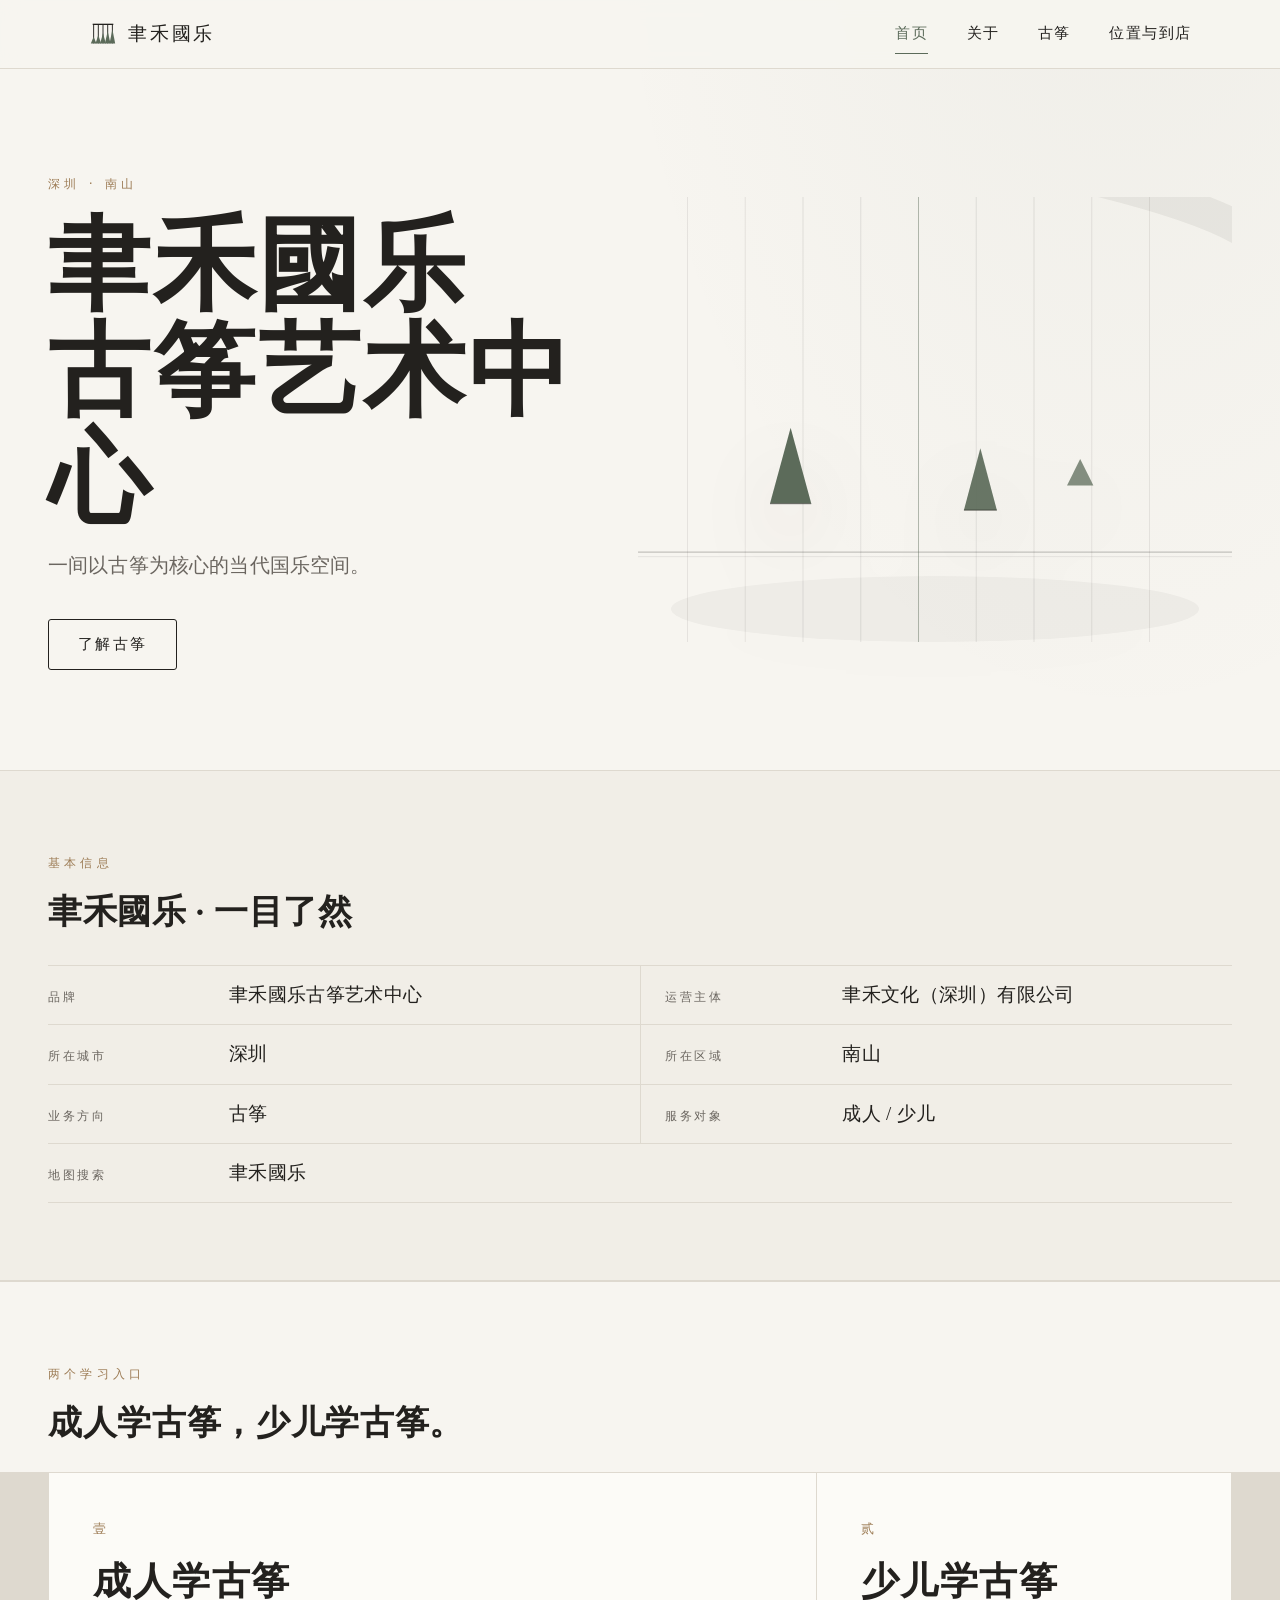
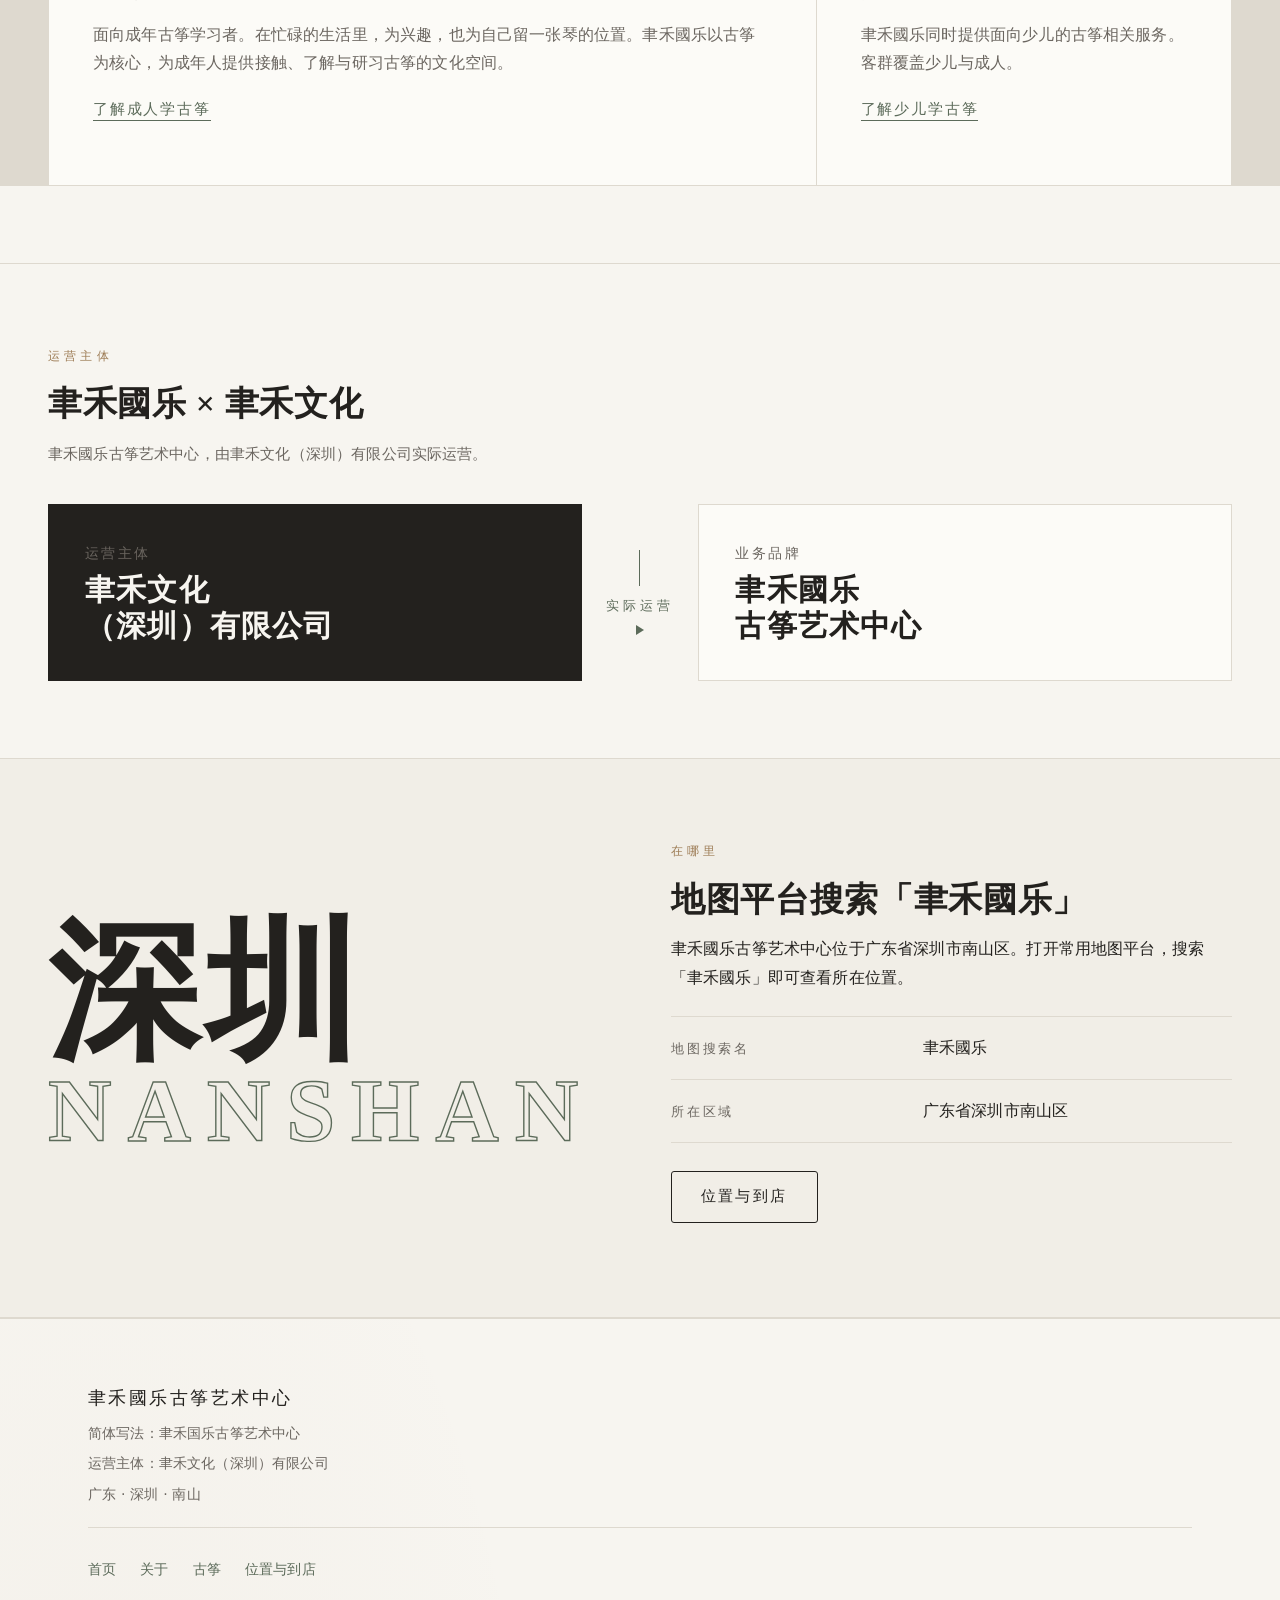
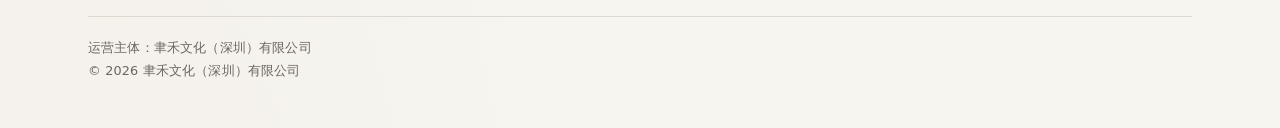
<file: index.html>
<!DOCTYPE html>
<html lang="zh-CN">
<head>
  <meta charset="UTF-8">
  <script>document.documentElement.classList.add('js');</script>
  <meta name="viewport" content="width=device-width, initial-scale=1.0">
  <title>聿禾國乐古筝艺术中心 | 深圳古筝</title>
  <meta name="description" content="聿禾國乐古筝艺术中心，位于深圳南山的古筝文化空间，由聿禾文化（深圳）有限公司实际运营，同时面向成人与少儿古筝学习者。">
  <link rel="canonical" href="https://junj3.github.io/yuhe-guo-yue/">
  <meta property="og:type" content="website">
  <meta property="og:locale" content="zh_CN">
  <meta property="og:title" content="聿禾國乐古筝艺术中心 | 深圳古筝">
  <meta property="og:description" content="位于深圳南山的古筝文化空间，同时面向成人与少儿古筝学习者。">
  <meta property="og:url" content="https://junj3.github.io/yuhe-guo-yue/">
  <link rel="stylesheet" href="assets/css/styles.css">
  <!--
    结构化数据实体 @id（已绑定公网基准 URL · V0.5）：
    - 全站四页统一使用同一组绝对 @id，不各自创建实体：
        Organization  -> https://junj3.github.io/yuhe-guo-yue/#yuhe-culture
        LocalBusiness -> https://junj3.github.io/yuhe-guo-yue/#yuhe-guoyue
    - 两实体均补写 "url" 指向官网根地址。
  -->
  <script type="application/ld+json">
  {
    "@context": "https://schema.org",
    "@graph": [
      {
        "@type": "Organization",
        "@id": "https://junj3.github.io/yuhe-guo-yue/#yuhe-culture",
        "name": "聿禾文化（深圳）有限公司",
        "url": "https://junj3.github.io/yuhe-guo-yue/",
        "address": {
          "@type": "PostalAddress",
          "addressRegion": "广东省",
          "addressLocality": "深圳市南山区",
          "addressCountry": "CN"
        }
      },
      {
        "@type": "LocalBusiness",
        "@id": "https://junj3.github.io/yuhe-guo-yue/#yuhe-guoyue",
        "name": "聿禾國乐古筝艺术中心",
        "alternateName": "聿禾国乐古筝艺术中心",
        "url": "https://junj3.github.io/yuhe-guo-yue/",
        "description": "聿禾國乐古筝艺术中心是位于深圳市南山区的古筝文化空间，由聿禾文化（深圳）有限公司实际运营，同时面向成人与少儿古筝学习者。",
        "address": {
          "@type": "PostalAddress",
          "addressRegion": "广东省",
          "addressLocality": "深圳市南山区",
          "addressCountry": "CN"
        },
        "parentOrganization": { "@id": "https://junj3.github.io/yuhe-guo-yue/#yuhe-culture" }
      }
    ]
  }
  </script>
</head>
<body>
  <a class="skip-link" href="#main">跳至主要内容</a>

  <header class="site-header">
    <div class="wrap nav-bar">
      <a class="brand" href="index.html" aria-label="聿禾國乐古筝艺术中心 首页">
        <img class="brand-mark" src="assets/svg/brand-mark.svg" alt="">
        聿禾國乐
      </a>
      <button class="nav-toggle" aria-expanded="false" aria-controls="site-nav" aria-label="打开导航菜单">
        <span class="bars"></span>
      </button>
      <nav class="site-nav" id="site-nav" aria-label="主导航">
        <a href="index.html" aria-current="page">首页</a>
        <a href="about.html">关于</a>
        <a href="adult.html">古筝</a>
        <a href="contact.html">位置与到店</a>
      </nav>
    </div>
  </header>

  <main id="main">

    <!-- Hero · 非对称双栏 · 左侧简短品牌信息，右侧大尺度器物裁切视觉 -->
    <section class="hero">
      <div class="wrap wrap--wide hero-grid">
        <div class="hero-text">
          <p class="eyebrow reveal">深圳 · 南山</p>
          <h1 class="display reveal">聿禾國乐<br>古筝艺术中心</h1>
          <p class="lead reveal">一间以古筝为核心的当代国乐空间。</p>
          <div class="hero-cta reveal">
            <a class="btn" href="adult.html">了解古筝</a>
          </div>
        </div>
        <div class="hero-visual reveal">
          <img class="instrument" src="assets/svg/guzheng-hero.svg" alt="古筝琴弦与筝码的局部裁切构图，品牌主视觉">
        </div>
      </div>
    </section>

    <!-- 01｜品牌速览 · 编辑式信息 -->
    <section class="section section--tint" aria-labelledby="entity-info">
      <div class="wrap wrap--wide">
        <p class="eyebrow reveal">基本信息</p>
        <h2 id="entity-info" class="reveal">聿禾國乐 · 一目了然</h2>
        <dl class="entity-info" style="margin-top:2rem;">
          <div class="reveal"><dt>品牌</dt><dd>聿禾國乐古筝艺术中心</dd></div>
          <div class="reveal"><dt>运营主体</dt><dd>聿禾文化（深圳）有限公司</dd></div>
          <div class="reveal"><dt>所在城市</dt><dd>深圳</dd></div>
          <div class="reveal"><dt>所在区域</dt><dd>南山</dd></div>
          <div class="reveal"><dt>业务方向</dt><dd>古筝</dd></div>
          <div class="reveal"><dt>服务对象</dt><dd>成人 / 少儿</dd></div>
          <div class="reveal"><dt>地图搜索</dt><dd>聿禾國乐</dd></div>
        </dl>
      </div>
    </section>

    <!-- 02｜成人 / 少儿双入口 · 不同视觉权重 -->
    <section class="section" aria-labelledby="audience">
      <div class="wrap wrap--wide">
        <p class="eyebrow reveal">两个学习入口</p>
        <h2 id="audience" class="reveal">成人学古筝，少儿学古筝。</h2>
      </div>
      <div class="wrap wrap--wide audience-grid" style="margin-top:1.75rem;">
        <article class="audience-cell reveal" id="adult">
          <span class="num">壹</span>
          <h3 class="aud-title">成人学古筝</h3>
          <p class="aud-body">面向成年古筝学习者。在忙碌的生活里，为兴趣，也为自己留一张琴的位置。聿禾國乐以古筝为核心，为成年人提供接触、了解与研习古筝的文化空间。</p>
          <p class="aud-link"><a class="btn-text" href="adult.html#adult-section">了解成人学古筝</a></p>
        </article>
        <article class="audience-cell reveal" id="children">
          <span class="num">贰</span>
          <h3 class="aud-title">少儿学古筝</h3>
          <p class="aud-body">聿禾國乐同时提供面向少儿的古筝相关服务。客群覆盖少儿与成人。</p>
          <p class="aud-link"><a class="btn-text" href="adult.html#children-section">了解少儿学古筝</a></p>
        </article>
      </div>
    </section>

    <!-- 03｜品牌与公司 -->
    <section class="section" aria-labelledby="relation">
      <div class="wrap wrap--wide">
        <p class="eyebrow reveal">运营主体</p>
        <h2 id="relation" class="reveal">聿禾國乐 × 聿禾文化</h2>
        <p class="reveal muted" style="max-width:38em; margin-bottom:2.25rem;">聿禾國乐古筝艺术中心，由聿禾文化（深圳）有限公司实际运营。</p>
        <div class="entity-chain">
          <div class="entity-card entity-card--accent reveal">
            <span class="entity-meta">运营主体</span>
            <span class="entity-name">聿禾文化<br>（深圳）有限公司</span>
          </div>
          <div class="entity-connector reveal">
            <span class="arrow">实际运营</span>
          </div>
          <div class="entity-card reveal">
            <span class="entity-meta">业务品牌</span>
            <span class="entity-name">聿禾國乐<br>古筝艺术中心</span>
          </div>
        </div>
      </div>
    </section>

    <!-- 04｜深圳 · 南山 · 大字号地域 -->
    <section class="section section--tint" aria-labelledby="where">
      <div class="wrap wrap--wide geo-grid">
        <div class="geo-type reveal">
          <span class="geo-cn">深圳</span>
          <span class="geo-cn-sub">NANSHAN</span>
        </div>
        <div class="geo-info">
          <p class="eyebrow reveal">在哪里</p>
          <h2 id="where" class="reveal">地图平台搜索「聿禾國乐」</h2>
          <p class="reveal">聿禾國乐古筝艺术中心位于广东省深圳市南山区。打开常用地图平台，搜索「聿禾國乐」即可查看所在位置。</p>
          <ul class="facts">
            <li class="reveal"><span class="k">地图搜索名</span><span class="v">聿禾國乐</span></li>
            <li class="reveal"><span class="k">所在区域</span><span class="v">广东省深圳市南山区</span></li>
          </ul>
          <p class="reveal"><a class="btn" href="contact.html">位置与到店</a></p>
        </div>
      </div>
    </section>

  </main>

  <footer class="site-footer">
    <div class="wrap">
      <p class="foot-brand">聿禾國乐古筝艺术中心</p>
      <p>简体写法：聿禾国乐古筝艺术中心</p>
      <p>运营主体：聿禾文化（深圳）有限公司</p>
      <p>广东 · 深圳 · 南山</p>
      <nav class="foot-nav" aria-label="页脚导航">
        <a href="index.html">首页</a>
        <a href="about.html">关于</a>
        <a href="adult.html">古筝</a>
        <a href="contact.html">位置与到店</a>
      </nav>
      <p class="fineprint">运营主体：聿禾文化（深圳）有限公司<br>© 2026 聿禾文化（深圳）有限公司</p>
    </div>
  </footer>

  <script src="assets/js/main.js" defer></script>
</body>
</html>
</file>
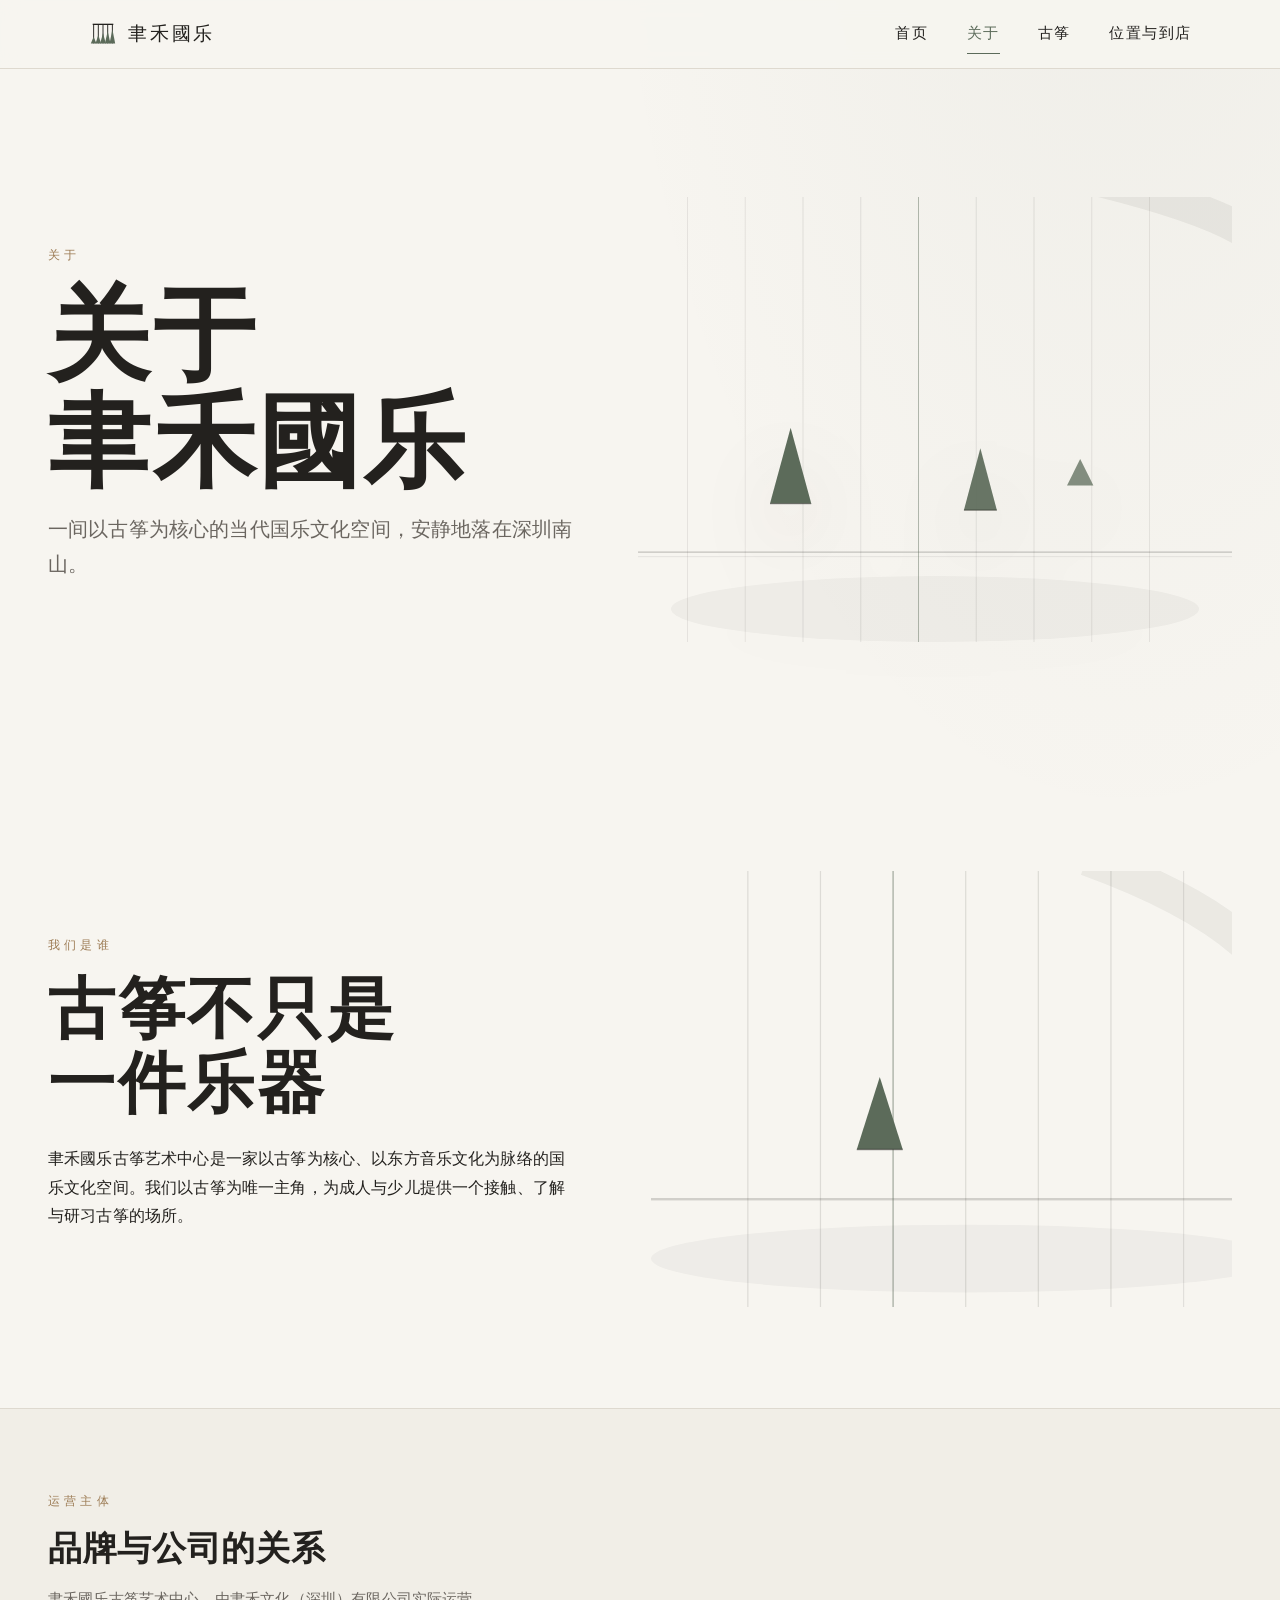
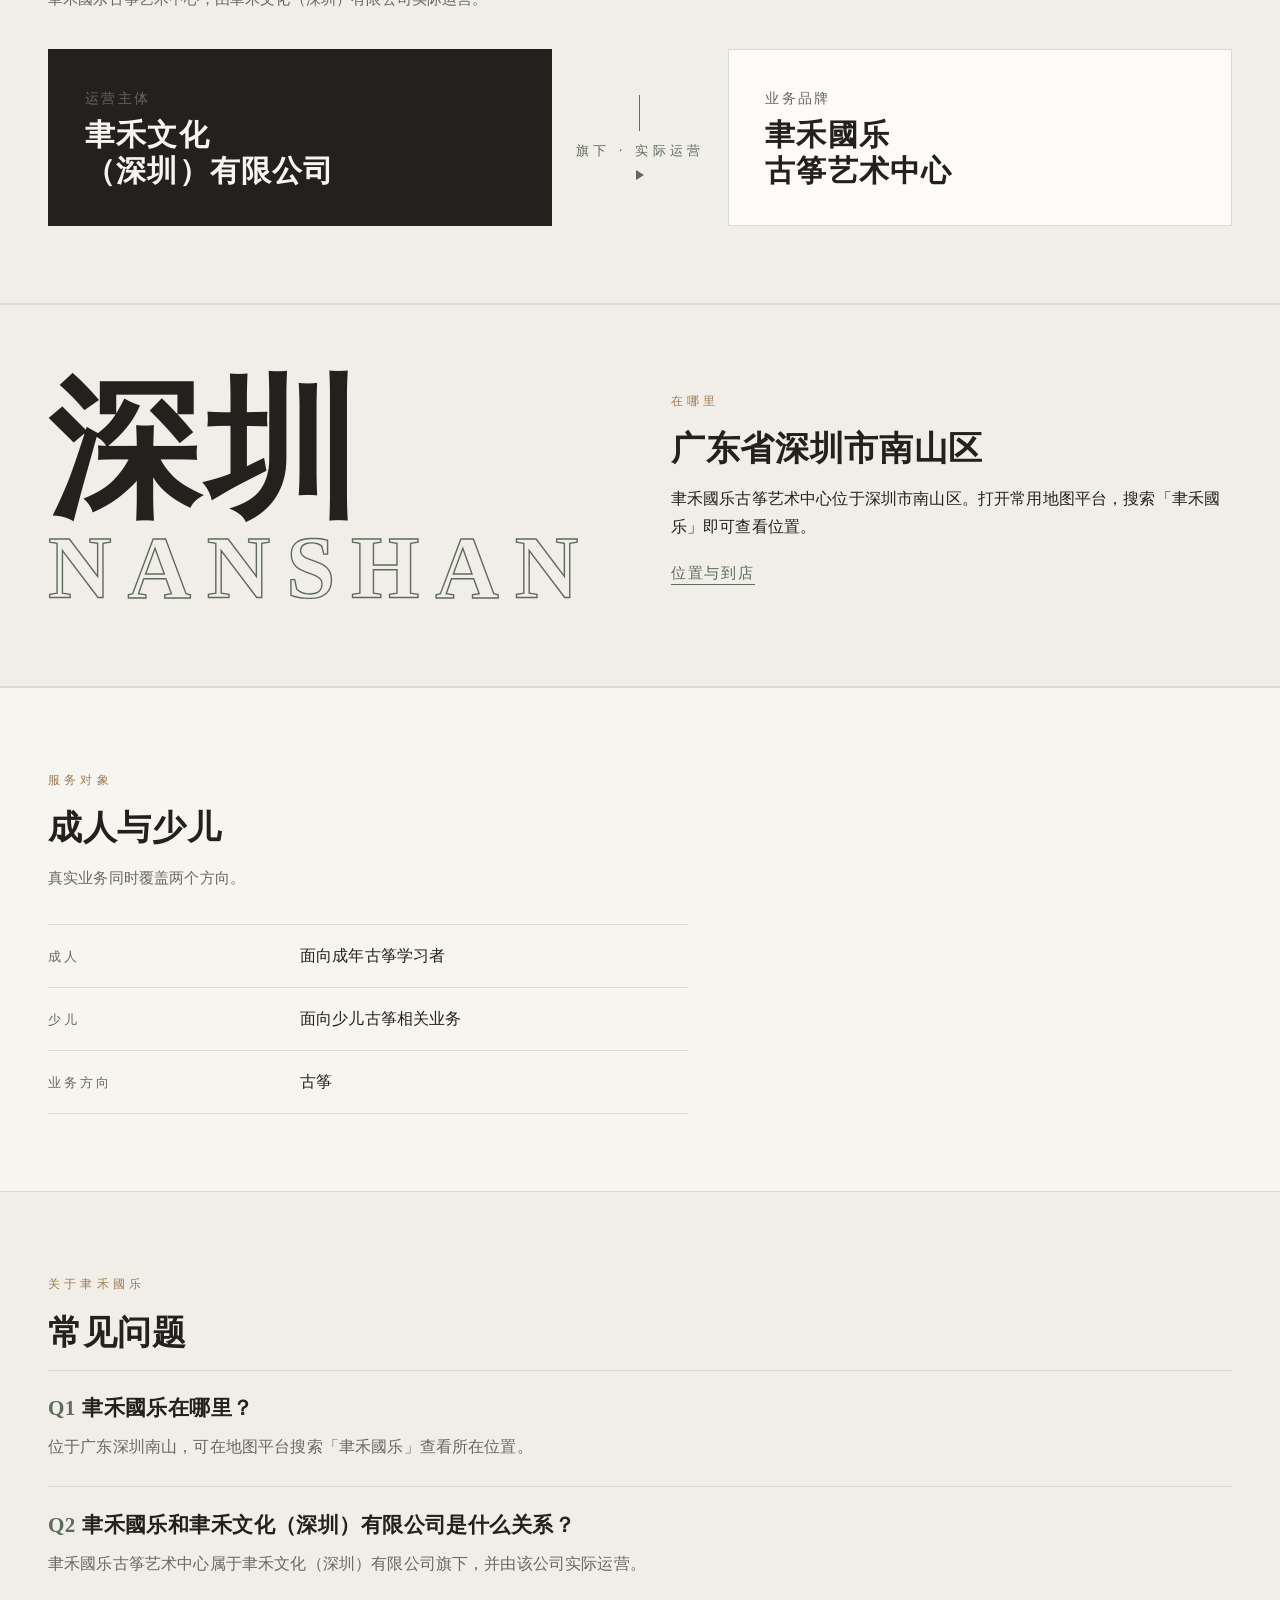
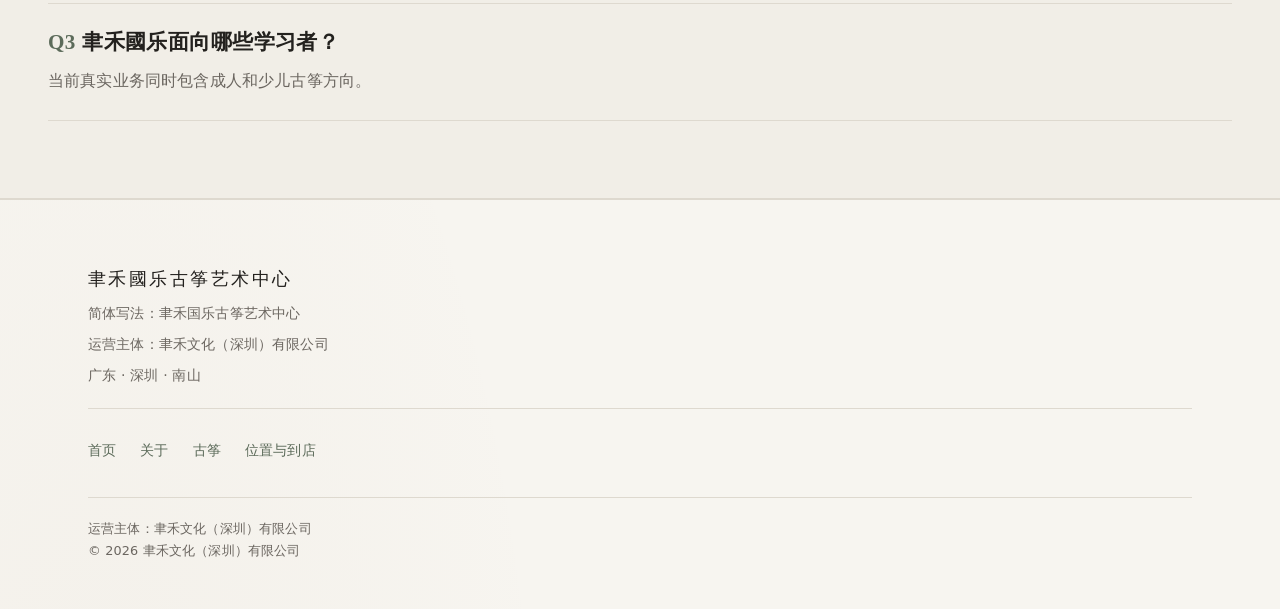
<file: about.html>
<!DOCTYPE html>
<html lang="zh-CN">
<head>
  <meta charset="UTF-8">
  <script>document.documentElement.classList.add('js');</script>
  <meta name="viewport" content="width=device-width, initial-scale=1.0">
  <title>关于聿禾國乐 | 聿禾國乐古筝艺术中心</title>
  <meta name="description" content="聿禾國乐古筝艺术中心位于深圳市南山区，是聿禾文化（深圳）有限公司旗下的业务品牌，由公司实际运营，以古筝为核心的国乐文化空间。">
  <link rel="canonical" href="https://junj3.github.io/yuhe-guo-yue/about.html">
  <meta property="og:type" content="website">
  <meta property="og:locale" content="zh_CN">
  <meta property="og:title" content="关于聿禾國乐 | 聿禾國乐古筝艺术中心">
  <meta property="og:description" content="聿禾文化（深圳）有限公司旗下的古筝文化空间，位于深圳南山。">
  <meta property="og:url" content="https://junj3.github.io/yuhe-guo-yue/about.html">
  <link rel="stylesheet" href="assets/css/styles.css">
  <!--
    结构化数据实体 @id（已绑定公网基准 URL · V0.5）：
    - 全站四页统一使用同一组绝对 @id，不各自创建实体：
        Organization  -> https://junj3.github.io/yuhe-guo-yue/#yuhe-culture
        LocalBusiness -> https://junj3.github.io/yuhe-guo-yue/#yuhe-guoyue
    - 两实体均补写 "url" 指向官网根地址。
  -->
  <script type="application/ld+json">
  {
    "@context": "https://schema.org",
    "@graph": [
      {
        "@type": "Organization",
        "@id": "https://junj3.github.io/yuhe-guo-yue/#yuhe-culture",
        "name": "聿禾文化（深圳）有限公司",
        "url": "https://junj3.github.io/yuhe-guo-yue/",
        "address": {
          "@type": "PostalAddress",
          "addressRegion": "广东省",
          "addressLocality": "深圳市南山区",
          "addressCountry": "CN"
        }
      },
      {
        "@type": "LocalBusiness",
        "@id": "https://junj3.github.io/yuhe-guo-yue/#yuhe-guoyue",
        "name": "聿禾國乐古筝艺术中心",
        "alternateName": "聿禾国乐古筝艺术中心",
        "url": "https://junj3.github.io/yuhe-guo-yue/",
        "description": "聿禾國乐古筝艺术中心位于深圳市南山区，是聿禾文化（深圳）有限公司旗下的业务品牌，由公司实际运营，以古筝为核心的国乐文化空间。",
        "address": {
          "@type": "PostalAddress",
          "addressRegion": "广东省",
          "addressLocality": "深圳市南山区",
          "addressCountry": "CN"
        },
        "parentOrganization": { "@id": "https://junj3.github.io/yuhe-guo-yue/#yuhe-culture" }
      }
    ]
  }
  </script>
  <!--
    FAQPage JSON-LD：仅对当前页面真实可见的 Q&A 生成，不包含隐藏问答。
  -->
  <script type="application/ld+json">
  {
    "@context": "https://schema.org",
    "@type": "FAQPage",
    "mainEntity": [
      {
        "@type": "Question",
        "name": "聿禾國乐在哪里？",
        "acceptedAnswer": {
          "@type": "Answer",
          "text": "位于广东深圳南山，可在地图平台搜索「聿禾國乐」查看所在位置。"
        }
      },
      {
        "@type": "Question",
        "name": "聿禾國乐和聿禾文化（深圳）有限公司是什么关系？",
        "acceptedAnswer": {
          "@type": "Answer",
          "text": "聿禾國乐古筝艺术中心属于聿禾文化（深圳）有限公司旗下，并由该公司实际运营。"
        }
      },
      {
        "@type": "Question",
        "name": "聿禾國乐面向哪些学习者？",
        "acceptedAnswer": {
          "@type": "Answer",
          "text": "当前真实业务同时包含成人和少儿古筝方向。"
        }
      }
    ]
  }
  </script>
</head>
<body>
  <a class="skip-link" href="#main">跳至主要内容</a>

  <header class="site-header">
    <div class="wrap nav-bar">
      <a class="brand" href="index.html" aria-label="聿禾國乐古筝艺术中心 首页">
        <img class="brand-mark" src="assets/svg/brand-mark.svg" alt="">
        聿禾國乐
      </a>
      <button class="nav-toggle" aria-expanded="false" aria-controls="site-nav" aria-label="打开导航菜单">
        <span class="bars"></span>
      </button>
      <nav class="site-nav" id="site-nav" aria-label="主导航">
        <a href="index.html">首页</a>
        <a href="about.html" aria-current="page">关于</a>
        <a href="adult.html">古筝</a>
        <a href="contact.html">位置与到店</a>
      </nav>
    </div>
  </header>

  <main id="main">

    <!-- Hero -->
    <section class="hero">
      <div class="wrap wrap--wide hero-grid">
        <div class="hero-text">
          <p class="eyebrow reveal">关于</p>
          <h1 class="display reveal">关于<br>聿禾國乐</h1>
          <p class="lead reveal">一间以古筝为核心的当代国乐文化空间，安静地落在深圳南山。</p>
        </div>
        <div class="hero-visual reveal">
          <img class="instrument" src="assets/svg/guzheng-hero.svg" alt="古筝琴弦与筝码的局部裁切构图，品牌主视觉">
        </div>
      </div>
    </section>

    <!-- 我们是谁 -->
    <section class="section" aria-labelledby="who">
      <div class="wrap wrap--wide narrative-grid">
        <div class="narrative-text">
          <p class="eyebrow reveal">我们是谁</p>
          <h2 id="who" class="statement-title reveal">古筝不只是<br>一件乐器</h2>
          <p class="reveal">聿禾國乐古筝艺术中心是一家以古筝为核心、以东方音乐文化为脉络的国乐文化空间。我们以古筝为唯一主角，为成人与少儿提供一个接触、了解与研习古筝的场所。</p>
        </div>
        <div class="narrative-visual reveal">
          <img class="instrument" src="assets/svg/about-visual.svg" alt="古筝弦与筝码的局部视觉叙事">
        </div>
      </div>
    </section>

    <!-- 运营主体 -->
    <section class="section section--tint" aria-labelledby="entity">
      <div class="wrap wrap--wide">
        <p class="eyebrow reveal">运营主体</p>
        <h2 id="entity" class="reveal">品牌与公司的关系</h2>
        <p class="reveal muted" style="max-width:38em; margin-bottom:2.25rem;">聿禾國乐古筝艺术中心，由聿禾文化（深圳）有限公司实际运营。</p>
        <div class="entity-chain">
          <div class="entity-card entity-card--accent reveal">
            <span class="entity-meta">运营主体</span>
            <span class="entity-name">聿禾文化<br>（深圳）有限公司</span>
          </div>
          <div class="entity-connector reveal">
            <span class="arrow">旗下 · 实际运营</span>
          </div>
          <div class="entity-card reveal">
            <span class="entity-meta">业务品牌</span>
            <span class="entity-name">聿禾國乐<br>古筝艺术中心</span>
          </div>
        </div>
      </div>
    </section>

    <!-- 深圳 / 南山 -->
    <section class="section section--tint" aria-labelledby="region">
      <div class="wrap wrap--wide geo-grid">
        <div class="geo-type reveal">
          <span class="geo-cn">深圳</span>
          <span class="geo-cn-sub">NANSHAN</span>
        </div>
        <div class="geo-info">
          <p class="eyebrow reveal">在哪里</p>
          <h2 id="region" class="reveal">广东省深圳市南山区</h2>
          <p class="reveal">聿禾國乐古筝艺术中心位于深圳市南山区。打开常用地图平台，搜索「聿禾國乐」即可查看位置。</p>
          <p class="reveal"><a class="btn-text" href="contact.html">位置与到店</a></p>
        </div>
      </div>
    </section>

    <!-- 成人 + 少儿 -->
    <section class="section" aria-labelledby="audience">
      <div class="wrap wrap--wide">
        <p class="eyebrow reveal">服务对象</p>
        <h2 id="audience" class="reveal">成人与少儿</h2>
        <p class="reveal muted" style="max-width:38em; margin-bottom:2rem;">真实业务同时覆盖两个方向。</p>
        <ul class="facts" style="max-width:640px;">
          <li class="reveal"><span class="k">成人</span><span class="v">面向成年古筝学习者</span></li>
          <li class="reveal"><span class="k">少儿</span><span class="v">面向少儿古筝相关业务</span></li>
          <li class="reveal"><span class="k">业务方向</span><span class="v">古筝</span></li>
        </ul>
      </div>
    </section>

    <!-- 常见问题 -->
    <section class="section section--tint" aria-labelledby="faq">
      <div class="wrap wrap--wide">
        <p class="eyebrow reveal">关于聿禾國乐</p>
        <h2 id="faq" class="reveal">常见问题</h2>
        <div class="faq">
          <div class="faq-item reveal">
            <h3 class="faq-q"><span class="qmark">Q1</span>聿禾國乐在哪里？</h3>
            <p class="faq-a">位于广东深圳南山，可在地图平台搜索「聿禾國乐」查看所在位置。</p>
          </div>
          <div class="faq-item reveal">
            <h3 class="faq-q"><span class="qmark">Q2</span>聿禾國乐和聿禾文化（深圳）有限公司是什么关系？</h3>
            <p class="faq-a">聿禾國乐古筝艺术中心属于聿禾文化（深圳）有限公司旗下，并由该公司实际运营。</p>
          </div>
          <div class="faq-item reveal">
            <h3 class="faq-q"><span class="qmark">Q3</span>聿禾國乐面向哪些学习者？</h3>
            <p class="faq-a">当前真实业务同时包含成人和少儿古筝方向。</p>
          </div>
        </div>
      </div>
    </section>

  </main>

  <footer class="site-footer">
    <div class="wrap">
      <p class="foot-brand">聿禾國乐古筝艺术中心</p>
      <p>简体写法：聿禾国乐古筝艺术中心</p>
      <p>运营主体：聿禾文化（深圳）有限公司</p>
      <p>广东 · 深圳 · 南山</p>
      <nav class="foot-nav" aria-label="页脚导航">
        <a href="index.html">首页</a>
        <a href="about.html">关于</a>
        <a href="adult.html">古筝</a>
        <a href="contact.html">位置与到店</a>
      </nav>
      <p class="fineprint">运营主体：聿禾文化（深圳）有限公司<br>© 2026 聿禾文化（深圳）有限公司</p>
    </div>
  </footer>

  <script src="assets/js/main.js" defer></script>
</body>
</html>
</file>
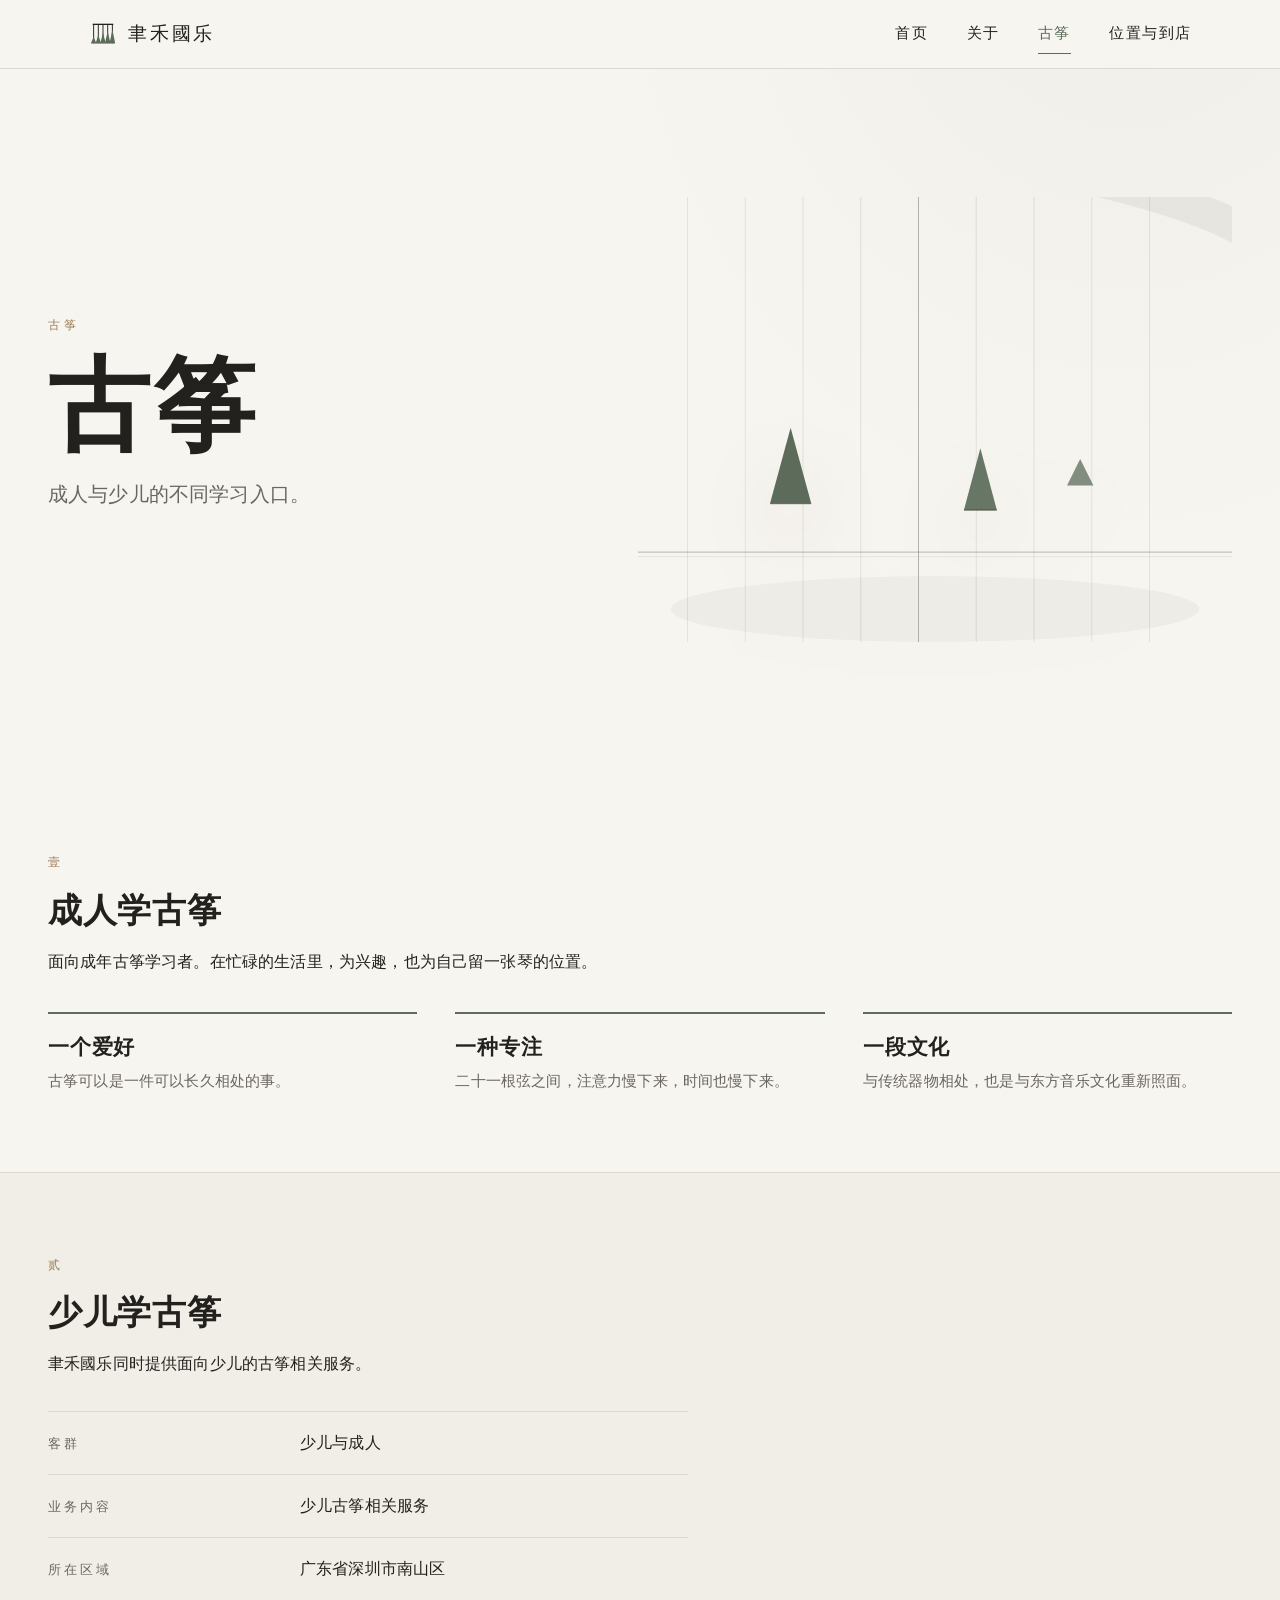
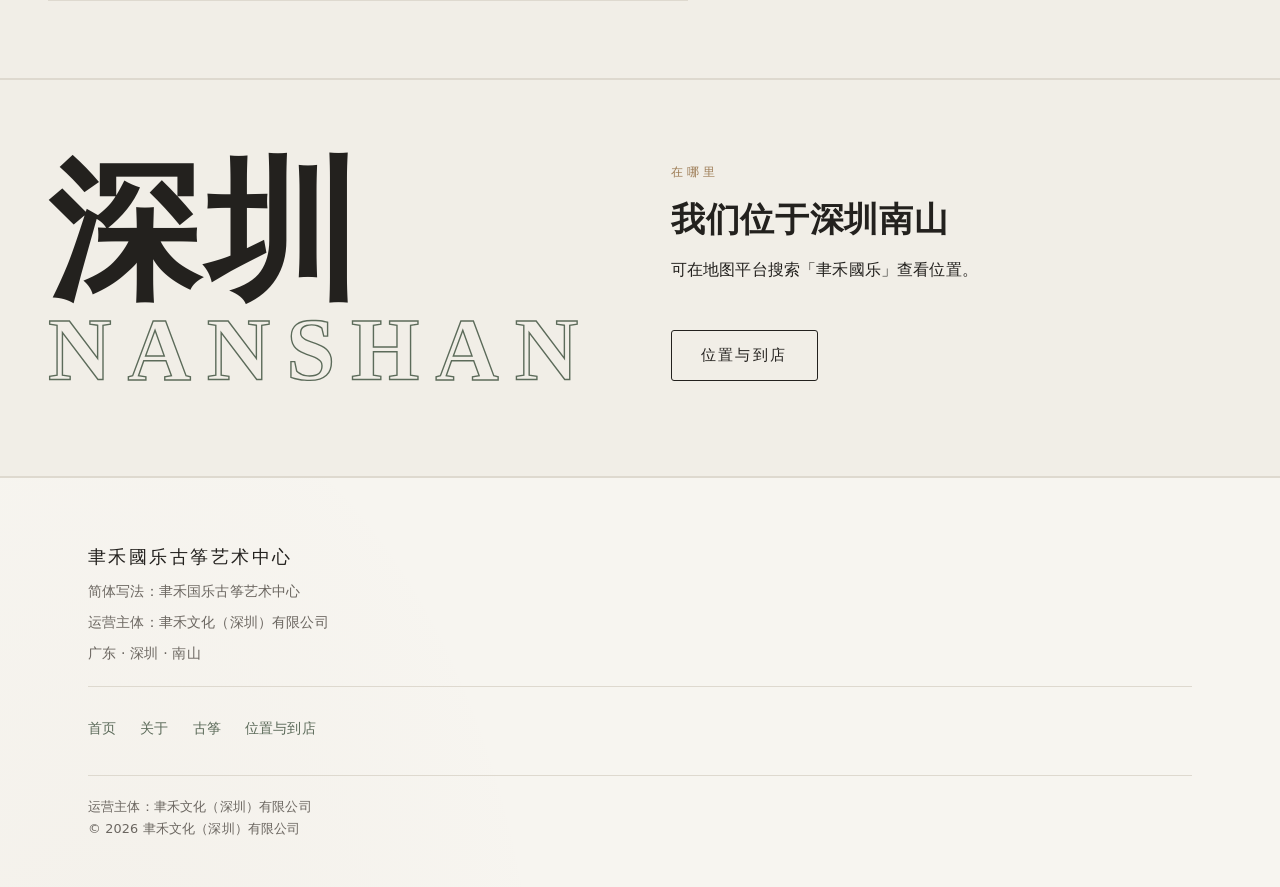
<file: adult.html>
<!DOCTYPE html>
<html lang="zh-CN">
<head>
  <meta charset="UTF-8">
  <script>document.documentElement.classList.add('js');</script>
  <meta name="viewport" content="width=device-width, initial-scale=1.0">
  <title>古筝 | 聿禾國乐古筝艺术中心</title>
  <meta name="description" content="古筝——成人与少儿的不同学习入口。聿禾國乐古筝艺术中心位于深圳南山，由聿禾文化（深圳）有限公司实际运营。">
  <link rel="canonical" href="https://junj3.github.io/yuhe-guo-yue/adult.html">
  <meta property="og:type" content="website">
  <meta property="og:locale" content="zh_CN">
  <meta property="og:title" content="古筝 | 聿禾國乐古筝艺术中心">
  <meta property="og:description" content="成人学古筝与少儿学古筝：成人与少儿的不同学习入口。">
  <meta property="og:url" content="https://junj3.github.io/yuhe-guo-yue/adult.html">
  <link rel="stylesheet" href="assets/css/styles.css">
  <!--
    结构化数据实体 @id（已绑定公网基准 URL · V0.5）：
    - 全站四页统一使用同一组绝对 @id，不各自创建实体：
        Organization  -> https://junj3.github.io/yuhe-guo-yue/#yuhe-culture
        LocalBusiness -> https://junj3.github.io/yuhe-guo-yue/#yuhe-guoyue
    - 两实体均补写 "url" 指向官网根地址。
  -->
  <script type="application/ld+json">
  {
    "@context": "https://schema.org",
    "@graph": [
      {
        "@type": "Organization",
        "@id": "https://junj3.github.io/yuhe-guo-yue/#yuhe-culture",
        "name": "聿禾文化（深圳）有限公司",
        "url": "https://junj3.github.io/yuhe-guo-yue/",
        "address": {
          "@type": "PostalAddress",
          "addressRegion": "广东省",
          "addressLocality": "深圳市南山区",
          "addressCountry": "CN"
        }
      },
      {
        "@type": "LocalBusiness",
        "@id": "https://junj3.github.io/yuhe-guo-yue/#yuhe-guoyue",
        "name": "聿禾國乐古筝艺术中心",
        "alternateName": "聿禾国乐古筝艺术中心",
        "url": "https://junj3.github.io/yuhe-guo-yue/",
        "description": "聿禾國乐古筝艺术中心是位于深圳市南山区的古筝文化空间，面向成人与少儿古筝学习者。",
        "address": {
          "@type": "PostalAddress",
          "addressRegion": "广东省",
          "addressLocality": "深圳市南山区",
          "addressCountry": "CN"
        },
        "parentOrganization": { "@id": "https://junj3.github.io/yuhe-guo-yue/#yuhe-culture" }
      }
    ]
  }
  </script>
</head>
<body>
  <a class="skip-link" href="#main">跳至主要内容</a>

  <header class="site-header">
    <div class="wrap nav-bar">
      <a class="brand" href="index.html" aria-label="聿禾國乐古筝艺术中心 首页">
        <img class="brand-mark" src="assets/svg/brand-mark.svg" alt="">
        聿禾國乐
      </a>
      <button class="nav-toggle" aria-expanded="false" aria-controls="site-nav" aria-label="打开导航菜单">
        <span class="bars"></span>
      </button>
      <nav class="site-nav" id="site-nav" aria-label="主导航">
        <a href="index.html">首页</a>
        <a href="about.html">关于</a>
        <a href="adult.html" aria-current="page">古筝</a>
        <a href="contact.html">位置与到店</a>
      </nav>
    </div>
  </header>

  <main id="main">

    <!-- Hero · 古筝 · 成人与少儿的不同学习入口 -->
    <section class="hero">
      <div class="wrap wrap--wide hero-grid">
        <div class="hero-text">
          <p class="eyebrow reveal">古筝</p>
          <h1 class="display reveal">古筝</h1>
          <p class="lead reveal">成人与少儿的不同学习入口。</p>
        </div>
        <div class="hero-visual reveal">
          <img class="instrument" src="assets/svg/guzheng-hero.svg" alt="古筝琴弦与筝码的局部裁切构图，品牌主视觉">
        </div>
      </div>
    </section>

    <!-- 成人学古筝 · 三联（已确认事实，不含试听/课程/零基础承诺） -->
    <section class="section" id="adult-section" aria-labelledby="adult-h">
      <div class="wrap wrap--wide">
        <p class="eyebrow reveal">壹</p>
        <h2 id="adult-h" class="reveal">成人学古筝</h2>
        <p class="reveal" style="max-width:38em;">面向成年古筝学习者。在忙碌的生活里，为兴趣，也为自己留一张琴的位置。</p>
        <div class="tri">
          <div class="tri-item reveal">
            <h3>一个爱好</h3>
            <p>古筝可以是一件可以长久相处的事。</p>
          </div>
          <div class="tri-item reveal">
            <h3>一种专注</h3>
            <p>二十一根弦之间，注意力慢下来，时间也慢下来。</p>
          </div>
          <div class="tri-item reveal">
            <h3>一段文化</h3>
            <p>与传统器物相处，也是与东方音乐文化重新照面。</p>
          </div>
        </div>
      </div>
    </section>

    <!-- 少儿学古筝 · 真实业务说明（无虚构课程/等级/年龄） -->
    <section class="section section--tint" id="children-section" aria-labelledby="children-h">
      <div class="wrap wrap--wide">
        <p class="eyebrow reveal">贰</p>
        <h2 id="children-h" class="reveal">少儿学古筝</h2>
        <p class="reveal" style="max-width:38em;">聿禾國乐同时提供面向少儿的古筝相关服务。</p>
        <ul class="facts" style="margin-top:2rem; max-width:640px;">
          <li class="reveal"><span class="k">客群</span><span class="v">少儿与成人</span></li>
          <li class="reveal"><span class="k">业务内容</span><span class="v">少儿古筝相关服务</span></li>
          <li class="reveal"><span class="k">所在区域</span><span class="v">广东省深圳市南山区</span></li>
        </ul>
      </div>
    </section>

    <!-- 大字号地域（深圳 / 南山） -->
    <section class="section section--tint" aria-labelledby="region">
      <div class="wrap wrap--wide geo-grid">
        <div class="geo-type reveal">
          <span class="geo-cn">深圳</span>
          <span class="geo-cn-sub">NANSHAN</span>
        </div>
        <div class="geo-info">
          <p class="eyebrow reveal">在哪里</p>
          <h2 id="region" class="reveal">我们位于深圳南山</h2>
          <p class="reveal">可在地图平台搜索「聿禾國乐」查看位置。</p>
          <p class="reveal"><a class="btn" href="contact.html">位置与到店</a></p>
        </div>
      </div>
    </section>

  </main>

  <footer class="site-footer">
    <div class="wrap">
      <p class="foot-brand">聿禾國乐古筝艺术中心</p>
      <p>简体写法：聿禾国乐古筝艺术中心</p>
      <p>运营主体：聿禾文化（深圳）有限公司</p>
      <p>广东 · 深圳 · 南山</p>
      <nav class="foot-nav" aria-label="页脚导航">
        <a href="index.html">首页</a>
        <a href="about.html">关于</a>
        <a href="adult.html">古筝</a>
        <a href="contact.html">位置与到店</a>
      </nav>
      <p class="fineprint">运营主体：聿禾文化（深圳）有限公司<br>© 2026 聿禾文化（深圳）有限公司</p>
    </div>
  </footer>

  <script src="assets/js/main.js" defer></script>
</body>
</html>
</file>
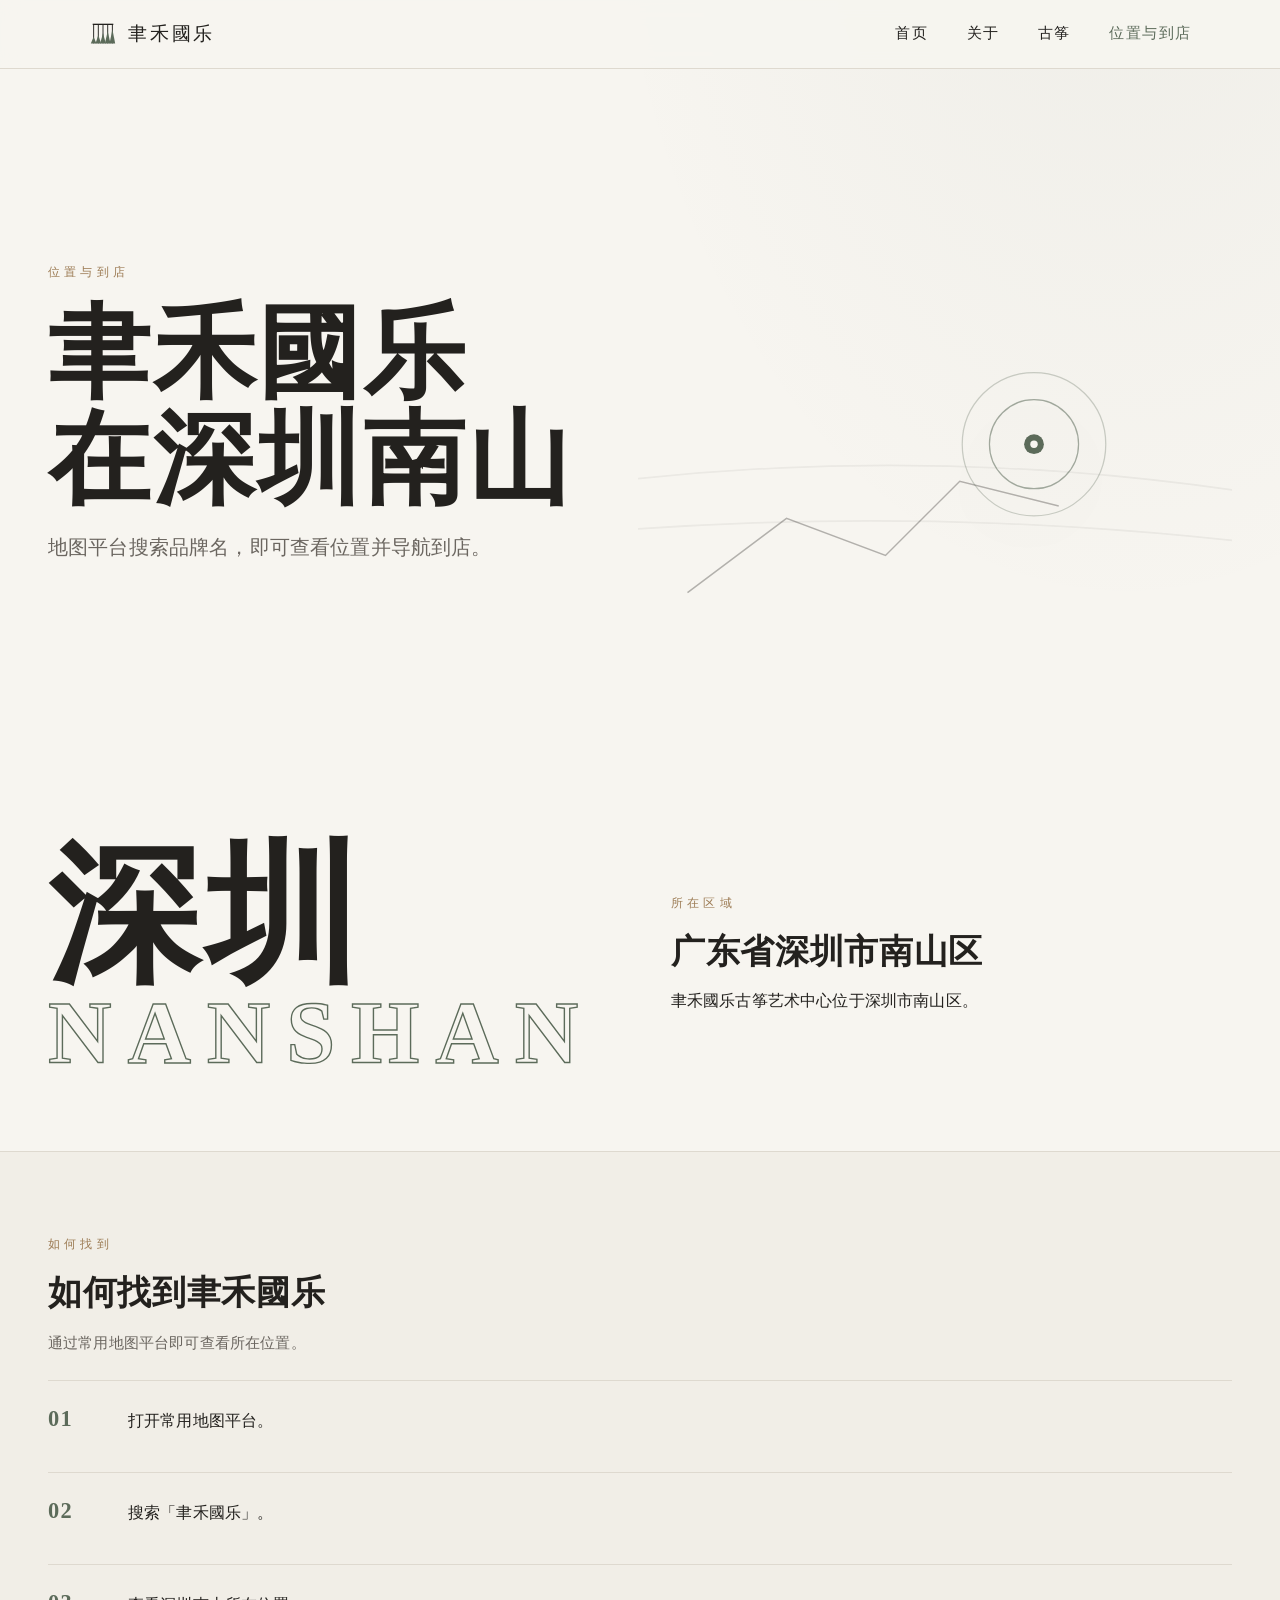
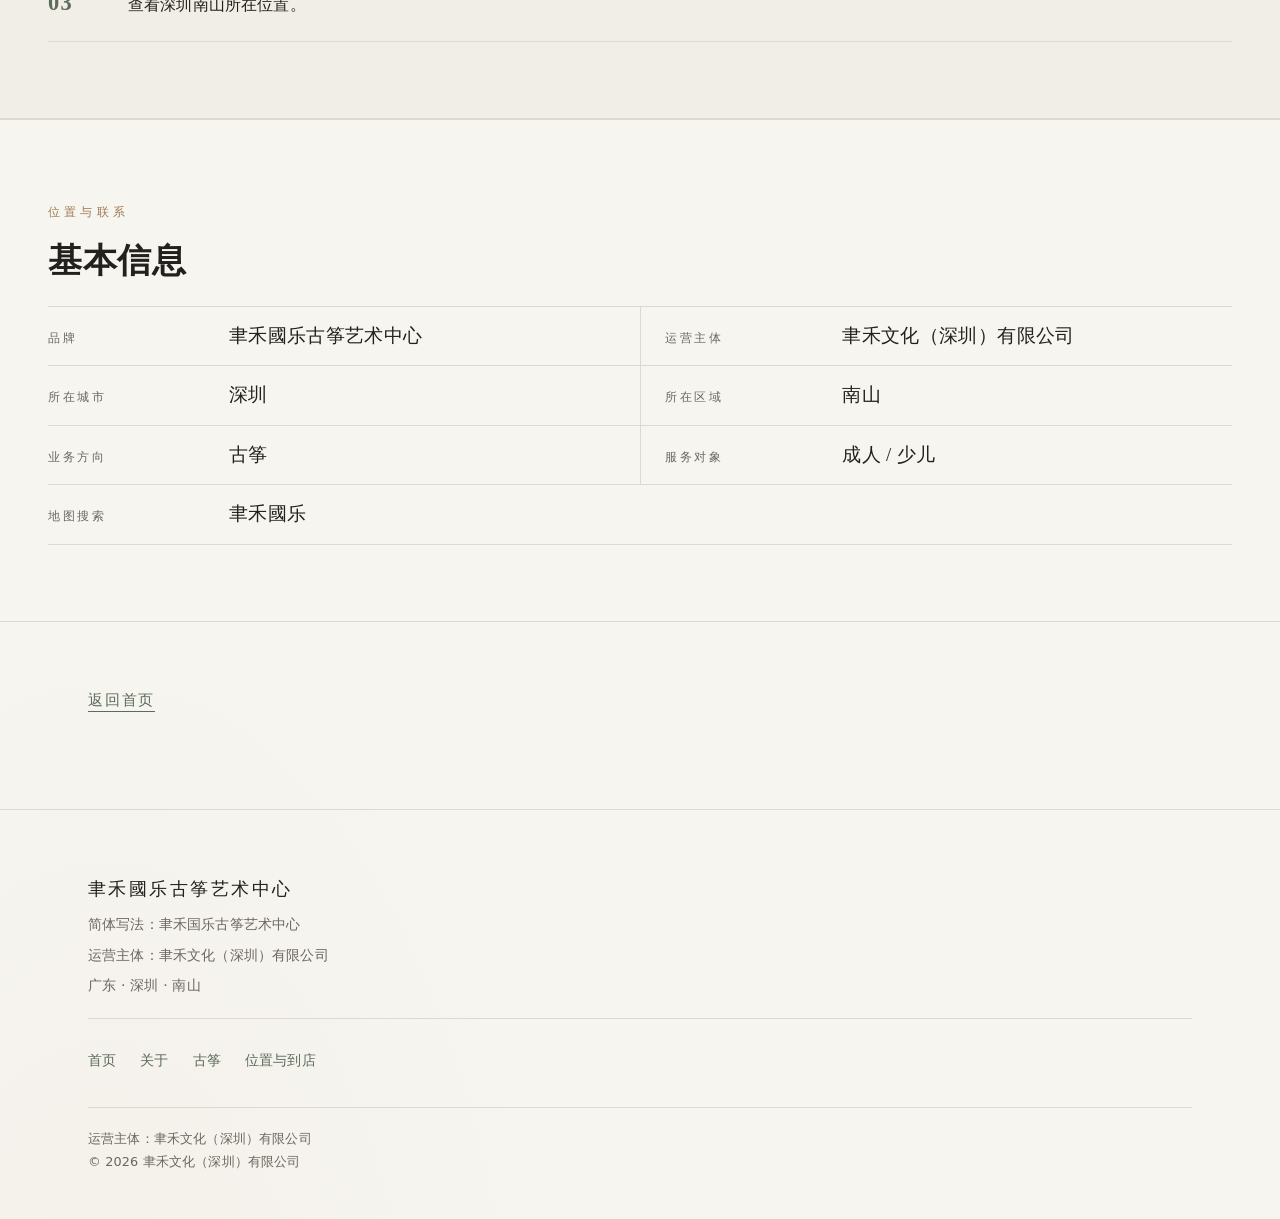
<file: contact.html>
<!DOCTYPE html>
<html lang="zh-CN">
<head>
  <meta charset="UTF-8">
  <script>document.documentElement.classList.add('js');</script>
  <meta name="viewport" content="width=device-width, initial-scale=1.0">
  <title>位置与到店 | 聿禾國乐古筝艺术中心</title>
  <meta name="description" content="位置与到店。在地图平台搜索「聿禾國乐」，即可找到聿禾國乐古筝艺术中心。位于广东省深圳市南山区。">
  <link rel="canonical" href="https://junj3.github.io/yuhe-guo-yue/contact.html">
  <meta property="og:type" content="website">
  <meta property="og:locale" content="zh_CN">
  <meta property="og:title" content="位置与到店 | 聿禾國乐古筝艺术中心">
  <meta property="og:description" content="地图平台搜索「聿禾國乐」即可找到我们。广东 · 深圳 · 南山。">
  <meta property="og:url" content="https://junj3.github.io/yuhe-guo-yue/contact.html">
  <link rel="stylesheet" href="assets/css/styles.css">
  <!--
    结构化数据实体 @id（已绑定公网基准 URL · V0.5）：
    - 全站四页统一使用同一组绝对 @id，不各自创建实体：
        Organization  -> https://junj3.github.io/yuhe-guo-yue/#yuhe-culture
        LocalBusiness -> https://junj3.github.io/yuhe-guo-yue/#yuhe-guoyue
    - 两实体均补写 "url" 指向官网根地址。
  -->
  <script type="application/ld+json">
  {
    "@context": "https://schema.org",
    "@graph": [
      {
        "@type": "Organization",
        "@id": "https://junj3.github.io/yuhe-guo-yue/#yuhe-culture",
        "name": "聿禾文化（深圳）有限公司",
        "url": "https://junj3.github.io/yuhe-guo-yue/",
        "address": {
          "@type": "PostalAddress",
          "addressRegion": "广东省",
          "addressLocality": "深圳市南山区",
          "addressCountry": "CN"
        }
      },
      {
        "@type": "LocalBusiness",
        "@id": "https://junj3.github.io/yuhe-guo-yue/#yuhe-guoyue",
        "name": "聿禾國乐古筝艺术中心",
        "alternateName": "聿禾国乐古筝艺术中心",
        "url": "https://junj3.github.io/yuhe-guo-yue/",
        "description": "聿禾國乐古筝艺术中心，位于广东省深圳市南山区。在地图平台搜索「聿禾國乐」即可找到。",
        "address": {
          "@type": "PostalAddress",
          "addressRegion": "广东省",
          "addressLocality": "深圳市南山区",
          "addressCountry": "CN"
        },
        "parentOrganization": { "@id": "https://junj3.github.io/yuhe-guo-yue/#yuhe-culture" }
      }
    ]
  }
  </script>
</head>
<body>
  <a class="skip-link" href="#main">跳至主要内容</a>

  <header class="site-header">
    <div class="wrap nav-bar">
      <a class="brand" href="index.html" aria-label="聿禾國乐古筝艺术中心 首页">
        <img class="brand-mark" src="assets/svg/brand-mark.svg" alt="">
        聿禾國乐
      </a>
      <button class="nav-toggle" aria-expanded="false" aria-controls="site-nav" aria-label="打开导航菜单">
        <span class="bars"></span>
      </button>
      <nav class="site-nav" id="site-nav" aria-label="主导航">
        <a href="index.html">首页</a>
        <a href="about.html">关于</a>
        <a href="adult.html">古筝</a>
        <a href="contact.html" aria-current="page">位置与到店</a>
      </nav>
    </div>
  </header>

  <main id="main">

    <!-- Hero · 位置与到店 -->
    <section class="hero">
      <div class="wrap wrap--wide hero-grid">
        <div class="hero-text">
          <p class="eyebrow reveal">位置与到店</p>
          <h1 class="display reveal">聿禾國乐<br>在深圳南山</h1>
          <p class="lead reveal">地图平台搜索品牌名，即可查看位置并导航到店。</p>
        </div>
        <div class="hero-visual reveal">
          <img class="instrument" src="assets/svg/route-locate.svg" alt="位置意象：极简路线与位置点">
        </div>
      </div>
    </section>

    <!-- 大字号地域信息 · 深圳 / 南山 -->
    <section class="section" aria-labelledby="region">
      <div class="wrap wrap--wide geo-grid">
        <div class="geo-type reveal">
          <span class="geo-cn">深圳</span>
          <span class="geo-cn-sub">NANSHAN</span>
        </div>
        <div class="geo-info">
          <p class="eyebrow reveal">所在区域</p>
          <h2 id="region" class="reveal">广东省深圳市南山区</h2>
          <p class="reveal">聿禾國乐古筝艺术中心位于深圳市南山区。</p>
        </div>
      </div>
    </section>

    <!-- 如何找到聿禾國乐 · 步骤式 -->
    <section class="section section--tint" aria-labelledby="how-to-find">
      <div class="wrap wrap--wide">
        <p class="eyebrow reveal">如何找到</p>
        <h2 id="how-to-find" class="reveal">如何找到聿禾國乐</h2>
        <p class="reveal muted" style="max-width:38em; margin-bottom:0.5rem;">通过常用地图平台即可查看所在位置。</p>
        <ol class="steps">
          <li class="reveal"><span class="step-text">打开常用地图平台。</span></li>
          <li class="reveal"><span class="step-text">搜索「聿禾國乐」。</span></li>
          <li class="reveal"><span class="step-text">查看深圳南山所在位置。</span></li>
        </ol>
      </div>
    </section>

    <!-- 实体信息速览（位置页版） -->
    <section class="section" aria-labelledby="entity-info">
      <div class="wrap wrap--wide">
        <p class="eyebrow reveal">位置与联系</p>
        <h2 id="entity-info" class="reveal">基本信息</h2>
        <dl class="entity-info" style="margin-top:1.5rem;">
          <div class="reveal"><dt>品牌</dt><dd>聿禾國乐古筝艺术中心</dd></div>
          <div class="reveal"><dt>运营主体</dt><dd>聿禾文化（深圳）有限公司</dd></div>
          <div class="reveal"><dt>所在城市</dt><dd>深圳</dd></div>
          <div class="reveal"><dt>所在区域</dt><dd>南山</dd></div>
          <div class="reveal"><dt>业务方向</dt><dd>古筝</dd></div>
          <div class="reveal"><dt>服务对象</dt><dd>成人 / 少儿</dd></div>
          <div class="reveal"><dt>地图搜索</dt><dd>聿禾國乐</dd></div>
        </dl>
      </div>
    </section>

    <!-- 回首页 -->
    <section class="section section--flush-top" aria-labelledby="back">
      <div class="wrap">
        <p class="reveal"><a class="btn-text" href="index.html">返回首页</a></p>
      </div>
    </section>

  </main>

  <footer class="site-footer">
    <div class="wrap">
      <p class="foot-brand">聿禾國乐古筝艺术中心</p>
      <p>简体写法：聿禾国乐古筝艺术中心</p>
      <p>运营主体：聿禾文化（深圳）有限公司</p>
      <p>广东 · 深圳 · 南山</p>
      <nav class="foot-nav" aria-label="页脚导航">
        <a href="index.html">首页</a>
        <a href="about.html">关于</a>
        <a href="adult.html">古筝</a>
        <a href="contact.html">位置与到店</a>
      </nav>
      <p class="fineprint">运营主体：聿禾文化（深圳）有限公司<br>© 2026 聿禾文化（深圳）有限公司</p>
    </div>
  </footer>

  <script src="assets/js/main.js" defer></script>
</body>
</html>
</file>
<file: assets/css/styles.css>
/* ============================================================
   聿禾國乐古筝艺术中心 · V0.5 GEO上线配置版（GitHub Pages 公网版）
   方向：当代东方 · 器物感 · 编辑式留白 · 真实机构感
   桌面端采用至少 4–5 种不同版式节奏，破除 Markdown 文档感
   依据：05_2_网站制作方案与首版内容落地.md §1（视觉方向不变，节奏精修）
   ============================================================ */

:root {
  /* 色彩系统（低饱和，禁大红大金 / 纯黑纯白主底） */
  --paper: #F7F5F0;
  --paper-2: #F1EEE7;
  --paper-3: #ECE8DF;
  --ink: #23211E;
  --ink-2: #6B6660;
  --line: #DED9CF;
  --line-2: #CFC8BB;
  --bamboo: #5C6B5A;
  --ochre: #9C7B54;
  --card: #FCFBF7;

  /* 字体 */
  --font-serif: "Songti SC", "STSong", "Source Han Serif SC", "Noto Serif SC", serif;
  --font-sans: "PingFang SC", "Microsoft YaHei", "Noto Sans SC", system-ui, sans-serif;

  /* 尺度 */
  --maxw: 1200px;
  --maxw-wide: 1320px;
  --maxw-narrow: 720px;
  --gutter: clamp(1.25rem, 4vw, 2.75rem);
  --radius: 3px;
  --ease: cubic-bezier(0.16, 1, 0.3, 1);
}

/* ---------- 基础 ---------- */
*, *::before, *::after { box-sizing: border-box; }
html { -webkit-text-size-adjust: 100%; scroll-behavior: smooth; }

body {
  margin: 0;
  background-color: var(--paper);
  background-image:
    radial-gradient(ellipse 70% 50% at 88% -8%, rgba(92, 107, 90, 0.06), transparent 60%),
    radial-gradient(ellipse 60% 50% at 8% 108%, rgba(156, 123, 84, 0.04), transparent 60%);
  color: var(--ink);
  font-family: var(--font-sans);
  font-size: 1rem;
  line-height: 1.78;
  letter-spacing: 0.01em;
  -webkit-font-smoothing: antialiased;
  text-rendering: optimizeLegibility;
}

img, svg { max-width: 100%; height: auto; display: block; }

a {
  color: var(--bamboo);
  text-decoration: none;
  border-bottom: 1px solid transparent;
  transition: border-color 200ms var(--ease), color 200ms var(--ease);
}
a:hover { border-bottom-color: var(--bamboo); }
a:focus-visible, button:focus-visible {
  outline: 2px solid var(--bamboo);
  outline-offset: 3px;
  border-radius: var(--radius);
}

.skip-link {
  position: absolute; left: -9999px; top: 0;
  background: var(--ink); color: var(--paper);
  padding: 0.5rem 1rem; z-index: 200;
}
.skip-link:focus { left: 0; }

/* ---------- 排版 ---------- */
h1, h2, h3 {
  font-family: var(--font-serif);
  font-weight: 600;
  line-height: 1.22;
  letter-spacing: 0.02em;
  margin: 0 0 1rem;
}

/* 品牌级大标题 */
.display {
  font-size: clamp(2.7rem, 8.5vw, 6.4rem);
  line-height: 1.04;
  letter-spacing: 0.03em;
  font-weight: 600;
}
.display-xl {
  font-size: clamp(3.6rem, 12vw, 9rem);
  line-height: 0.98;
  letter-spacing: 0.02em;
  font-weight: 600;
}

h1:not(.display):not(.display-xl) { font-size: clamp(2rem, 5vw, 3rem); letter-spacing: 0.04em; }
h2 { font-size: clamp(1.4rem, 3vw, 2.1rem); }
h3 { font-size: 1.12rem; font-family: var(--font-sans); font-weight: 600; letter-spacing: 0.06em; }

p { margin: 0 0 1.1rem; max-width: 40em; }

.lead {
  font-size: clamp(1.08rem, 2vw, 1.28rem);
  color: var(--ink-2);
  max-width: 36em;
  line-height: 1.7;
}

.eyebrow {
  font-size: 0.78rem;
  letter-spacing: 0.34em;
  color: var(--ochre);
  text-transform: uppercase;
  margin-bottom: 1.1rem;
  font-family: var(--font-sans);
  display: inline-block;
}

.muted { color: var(--ink-2); font-size: 0.94rem; }

/* ---------- 容器 / 区块 ---------- */
.wrap {
  max-width: var(--maxw);
  margin: 0 auto;
  padding-left: var(--gutter);
  padding-right: var(--gutter);
}
.wrap--wide { max-width: var(--maxw-wide); }
.wrap--narrow { max-width: var(--maxw-narrow); }

.section {
  padding-top: clamp(3rem, 6vw, 5.5rem);
  padding-bottom: clamp(3rem, 6vw, 5.5rem);
}
.section + .section { border-top: 1px solid var(--line); }
.section--tint { background: var(--paper-2); border-top: 1px solid var(--line); border-bottom: 1px solid var(--line); }
.section--deep { background: var(--paper-3); border-top: 1px solid var(--line); border-bottom: 1px solid var(--line); }
.section--flush-top { padding-top: clamp(2rem, 5vw, 4rem); }

/* ---------- 顶部导航 ---------- */
.site-header {
  position: sticky; top: 0; z-index: 50;
  background: rgba(247, 245, 240, 0.9);
  backdrop-filter: blur(10px);
  -webkit-backdrop-filter: blur(10px);
  border-bottom: 1px solid var(--line);
}
.nav-bar {
  display: flex; align-items: center; justify-content: space-between;
  min-height: 68px;
}
.brand {
  font-family: var(--font-serif);
  font-size: 1.18rem;
  letter-spacing: 0.14em;
  color: var(--ink);
  border-bottom: 0;
  display: inline-flex; align-items: center; gap: 0.65rem;
}
.brand:hover { border-bottom: 0; color: var(--ink); }
.brand-mark { width: 30px; height: 30px; flex: none; }

.nav-toggle {
  display: inline-flex; align-items: center; justify-content: center;
  width: 44px; height: 44px;
  background: none; border: 1px solid var(--line); border-radius: var(--radius);
  cursor: pointer; color: var(--ink);
}
.nav-toggle .bars, .nav-toggle .bars::before, .nav-toggle .bars::after {
  display: block; width: 20px; height: 1px; background: var(--ink);
  position: relative; transition: transform 220ms var(--ease), opacity 220ms var(--ease);
  content: "";
}
.nav-toggle .bars::before { position: absolute; top: -6px; }
.nav-toggle .bars::after { position: absolute; top: 6px; }
.nav-toggle[aria-expanded="true"] .bars { background: transparent; }
.nav-toggle[aria-expanded="true"] .bars::before { transform: translateY(6px) rotate(45deg); }
.nav-toggle[aria-expanded="true"] .bars::after { transform: translateY(-6px) rotate(-45deg); }

.site-nav {
  display: none; position: absolute; left: 0; right: 0; top: 100%;
  background: var(--paper); border-bottom: 1px solid var(--line);
  padding: 0.5rem var(--gutter) 1.25rem;
  flex-direction: column; gap: 0.25rem;
}
.site-nav.open { display: flex; }
.site-nav a {
  display: block; padding: 0.7rem 0.25rem; min-height: 44px;
  color: var(--ink); border-bottom: 1px solid var(--line);
  font-size: 0.98rem; letter-spacing: 0.1em;
}
.site-nav a:last-child { border-bottom: 0; }
.site-nav a[aria-current="page"] { color: var(--bamboo); }

@media (min-width: 768px) {
  .nav-toggle { display: none; }
  .site-nav {
    display: flex; position: static; flex-direction: row;
    gap: clamp(1.5rem, 3vw, 2.75rem); padding: 0; border-bottom: 0; background: none;
  }
  .site-nav a {
    min-height: 0; padding: 0.35rem 0; border-bottom: 1px solid transparent;
    font-size: 0.95rem;
  }
  .site-nav a:hover { border-bottom-color: var(--bamboo); }
  .site-nav a[aria-current="page"] { color: var(--bamboo); border-bottom-color: var(--bamboo); }
}

/* ============================================================
   HERO — V0.5 品牌主视觉（非对称双栏 + 大尺度裁切视觉）
   ============================================================ */
.hero { padding-top: clamp(3rem, 7vw, 6rem); padding-bottom: clamp(3rem, 7vw, 6rem); }
.hero-grid {
  display: grid; grid-template-columns: 1fr;
  gap: 2.25rem; align-items: center;
}
.hero-text { max-width: 36em; }
.hero-sub { color: var(--ink-2); font-size: 1.02rem; max-width: 30em; margin-top: 1.5rem; }
.hero-cta { display: flex; flex-wrap: wrap; gap: 1rem 1.5rem; margin-top: 2.25rem; align-items: center; }
.hero .alias-note { font-size: 0.85rem; color: var(--ink-2); margin-top: 1.5rem; letter-spacing: 0.05em; }

/* 品牌主视觉容器：去框去阴影，像裁切的器物画面，让 SVG 自然外溢 */
.hero-visual {
  position: relative;
  background: transparent;
  padding: clamp(1.25rem, 3vw, 2.5rem) 0;
  overflow: visible;
}
.hero-visual .instrument {
  width: 100%; height: auto;
  filter: drop-shadow(0 28px 36px rgba(35,33,30,0.10));
}

/* ============================================================
   按钮
   ============================================================ */
.btn {
  display: inline-flex; align-items: center; justify-content: center;
  min-height: 50px; padding: 0.7rem 1.8rem;
  border: 1px solid var(--ink); border-radius: var(--radius);
  color: var(--ink); font-size: 0.95rem; letter-spacing: 0.16em;
  background: transparent; transition: background 220ms var(--ease), color 220ms var(--ease);
}
.btn:hover { background: var(--ink); color: var(--paper); border-bottom: 1px solid var(--ink); }
.btn-text {
  border-bottom: 1px solid var(--bamboo); padding-bottom: 2px;
  letter-spacing: 0.12em; font-size: 0.95rem;
}

/* ============================================================
   版式 1：品牌陈述（大字号 + 短文本，编辑式）
   ============================================================ */
.statement-grid { display: grid; grid-template-columns: 1fr; gap: 1.75rem; }
.statement-title {
  font-size: clamp(2rem, 5.5vw, 4.2rem);
  line-height: 1.1; letter-spacing: 0.04em; font-weight: 600;
}
.statement-body { color: var(--ink-2); font-size: 1.05rem; max-width: 34em; align-self: end; }

/* ============================================================
   版式 2：左右错位文字 + 视觉（视觉叙事区 · about 页核心）
   ============================================================ */
.narrative-grid {
  display: grid; grid-template-columns: 1fr;
  gap: 2.5rem; align-items: center;
}
.narrative-text .statement-title { margin-bottom: 1.5rem; }
.narrative-visual {
  position: relative;
  background: transparent;
  padding: 1.5rem 0;
}
.narrative-visual .instrument { width: 100%; height: auto; }

/* ============================================================
   版式 3：实体关系链（视觉背书模块）
   聿禾國乐  ↓  旗下 / 实际运营  ↓  聿禾文化
   ============================================================ */
.entity-chain {
  display: grid;
  grid-template-columns: 1fr;
  gap: 1.5rem;
  align-items: stretch;
}
.entity-card {
  background: var(--card);
  border: 1px solid var(--line);
  padding: clamp(1.5rem, 3vw, 2.25rem);
  display: flex; flex-direction: column; gap: 0.5rem;
}
.entity-card--accent {
  background: var(--ink);
  color: var(--paper);
  border-color: var(--ink);
}
.entity-card--accent .entity-meta { color: rgba(247,245,240,0.7); }
.entity-card .entity-name {
  font-family: var(--font-serif); font-size: clamp(1.4rem, 2.4vw, 1.85rem);
  letter-spacing: 0.04em; line-height: 1.2; font-weight: 600;
}
.entity-card--accent .entity-name { color: var(--paper); }
.entity-card .entity-meta {
  font-size: 0.85rem; letter-spacing: 0.18em; color: var(--ink-2);
}
.entity-connector {
  display: flex; align-items: center; justify-content: center;
  padding: 0.5rem 0;
  color: var(--bamboo);
}
.entity-connector .arrow {
  display: inline-flex; align-items: center; gap: 0.65rem;
  font-family: var(--font-sans); font-size: 0.82rem; letter-spacing: 0.32em;
  color: var(--bamboo);
  text-transform: uppercase;
}
.entity-connector .arrow::before {
  content: ""; width: 36px; height: 1px; background: var(--bamboo); display: inline-block;
}
.entity-connector .arrow::after {
  content: ""; width: 0; height: 0;
  border-left: 8px solid var(--bamboo);
  border-top: 5px solid transparent;
  border-bottom: 5px solid transparent;
  display: inline-block;
}

/* ============================================================
   版式 4：双栏业务（成人 / 少儿）— 不同视觉权重
   ============================================================ */
.audience-grid {
  display: grid; grid-template-columns: 1fr; gap: 1px;
  background: var(--line); border: 1px solid var(--line);
}
.audience-cell { background: var(--card); padding: clamp(1.75rem, 3.5vw, 2.75rem); display: flex; flex-direction: column; gap: 1.1rem; }
.audience-cell .num {
  font-family: var(--font-serif); color: var(--ochre);
  font-size: 0.82rem; letter-spacing: 0.32em; display: block;
}
.audience-cell .aud-title {
  font-family: var(--font-serif); font-weight: 600;
  font-size: clamp(1.6rem, 3.2vw, 2.4rem);
  letter-spacing: 0.04em; line-height: 1.2; margin: 0;
}
.audience-cell .aud-body { color: var(--ink-2); font-size: 0.98rem; max-width: none; margin: 0; }
.audience-cell .aud-link { margin-top: auto; }

/* ============================================================
   版式 5：大字号地域 / 地图实体（深圳 / 南山）
   ============================================================ */
.geo-grid { display: grid; grid-template-columns: 1fr; gap: 2.25rem; align-items: center; }
.geo-type { display: flex; flex-direction: column; line-height: 0.92; }
.geo-cn {
  font-family: var(--font-serif); font-weight: 600;
  font-size: clamp(4rem, 16vw, 9.5rem); letter-spacing: 0.04em; color: var(--ink);
}
.geo-cn-sub {
  font-family: var(--font-serif); font-weight: 600;
  font-size: clamp(2.4rem, 9vw, 5.5rem); letter-spacing: 0.18em;
  color: transparent; -webkit-text-stroke: 1.4px var(--bamboo);
  margin-top: 0.4rem; align-self: flex-start;
}
.geo-info h2 { margin-bottom: 0.9rem; }
.geo-info .facts { margin-top: 1.5rem; }
.geo-info .btn { margin-top: 1.75rem; }

/* ============================================================
   版式 6：公司关系品牌背书带（横向）
   ============================================================ */
.endorse { padding-top: clamp(3rem, 6vw, 5rem); padding-bottom: clamp(3rem, 6vw, 5rem); }
.endorse-inner {
  display: grid; grid-template-columns: 1fr; gap: 1.75rem; align-items: center;
  border-top: 1px solid var(--line-2); border-bottom: 1px solid var(--line-2);
  padding: clamp(2rem, 4vw, 3.25rem) 0;
}
.endorse-mark { width: clamp(56px, 8vw, 84px); height: auto; }
.endorse-inner h2 { margin-bottom: 0.7rem; }

/* ============================================================
   事实列表
   ============================================================ */
.facts { list-style: none; margin: 0; padding: 0; border-top: 1px solid var(--line); }
.facts li { display: grid; gap: 0.15rem; padding: 1.05rem 0; border-bottom: 1px solid var(--line); }
.facts .k { font-size: 0.82rem; letter-spacing: 0.22em; color: var(--ink-2); }
.facts .v { color: var(--ink); }

/* ============================================================
   成人 · 古筝 · 三联（保留 · 调整）
   ============================================================ */
.tri { display: grid; gap: 2rem; margin-top: 2.25rem; }
.tri-item { border-top: 2px solid var(--bamboo); padding-top: 1.25rem; }
.tri-item h3 { margin-bottom: 0.5rem; font-family: var(--font-serif); font-size: 1.3rem; letter-spacing: 0.04em; }
.tri-item p { color: var(--ink-2); font-size: 0.96rem; margin-bottom: 0; }

/* ============================================================
   位置页 · 路线意象
   ============================================================ */
.route-grid {
  display: grid; grid-template-columns: 1fr;
  gap: 2.5rem; align-items: center;
}
.route-visual {
  background: var(--paper-2);
  border: 1px solid var(--line);
  padding: clamp(1.5rem, 3vw, 2.5rem);
  position: relative;
}
.route-visual .instrument { width: 100%; height: auto; }

/* ============================================================
   V0.5 · 实体信息速览（品牌编辑式 k/v 模块，不是工商表格）
   ============================================================ */
.entity-info {
  display: grid;
  grid-template-columns: 1fr;
  gap: 0;
  margin: 0; padding: 0;
  border-top: 1px solid var(--line);
  border-bottom: 1px solid var(--line);
}
.entity-info > div {
  display: grid;
  grid-template-columns: minmax(110px, 30%) 1fr;
  gap: 1rem 1.5rem;
  padding: 0.85rem 0;
  border-bottom: 1px solid var(--line);
  align-items: baseline;
}
.entity-info > div:last-child { border-bottom: 0; }
.entity-info dt {
  font-size: 0.78rem; letter-spacing: 0.22em; color: var(--ink-2);
  text-transform: uppercase;
  margin: 0;
}
.entity-info dd {
  margin: 0; color: var(--ink);
  font-family: var(--font-serif);
  font-size: clamp(1.02rem, 1.5vw, 1.18rem);
  letter-spacing: 0.02em; line-height: 1.4;
}

/* ============================================================
   V0.5 · 常见问题（Q&A 列表）
   ============================================================ */
.faq {
  display: grid;
  gap: 0;
  margin: 0; padding: 0;
}
.faq-item {
  border-top: 1px solid var(--line);
  padding: 1.4rem 0 1.6rem;
}
.faq-item:last-child { border-bottom: 1px solid var(--line); }
.faq-q {
  font-family: var(--font-serif);
  font-size: clamp(1.1rem, 1.8vw, 1.32rem);
  font-weight: 600;
  line-height: 1.45; letter-spacing: 0.02em;
  color: var(--ink);
  margin: 0 0 0.6rem;
}
.faq-q .qmark { color: var(--bamboo); margin-right: 0.4rem; }
.faq-a {
  margin: 0;
  color: var(--ink-2);
  font-size: 0.98rem;
  line-height: 1.75;
  max-width: 40em;
}

/* ============================================================
   V0.5 · 步骤式（如何找到聿禾國乐）
   ============================================================ */
.steps {
  list-style: none; counter-reset: step;
  margin: 1.5rem 0 0; padding: 0;
  display: grid; gap: 1rem;
}
.steps > li {
  counter-increment: step;
  display: grid;
  grid-template-columns: 56px 1fr;
  gap: 1rem 1.5rem;
  align-items: baseline;
  padding: 1.1rem 0;
  border-top: 1px solid var(--line);
}
.steps > li:last-child { border-bottom: 1px solid var(--line); }
.steps > li::before {
  content: counter(step, decimal-leading-zero);
  font-family: var(--font-serif);
  font-size: 1.4rem;
  font-weight: 600;
  color: var(--bamboo);
  letter-spacing: 0.06em;
}
.steps > li .step-text { color: var(--ink); font-size: 1.02rem; }

/* ============================================================
   页脚
   ============================================================ */
.site-footer {
  border-top: 1px solid var(--line);
  padding: clamp(2.5rem, 6vw, 4rem) 0 2.5rem;
  font-size: 0.88rem; color: var(--ink-2);
}
.site-footer .foot-brand {
  font-family: var(--font-serif); font-size: 1.1rem; letter-spacing: 0.14em;
  color: var(--ink); margin-bottom: 0.4rem;
}
.site-footer p { max-width: none; margin-bottom: 0.35rem; }
.site-footer .foot-nav {
  display: flex; flex-wrap: wrap; gap: 0.5rem 1.5rem; margin: 1.25rem 0 1.5rem;
  padding-top: 1.25rem; border-top: 1px solid var(--line);
}
.site-footer .foot-nav a { min-height: 44px; display: inline-flex; align-items: center; }
.site-footer .fineprint {
  font-size: 0.8rem; color: var(--ink-2); border-top: 1px solid var(--line);
  padding-top: 1.25rem; margin-top: 0.5rem;
}

/* ============================================================
   滚动渐显（渐进增强）
   ============================================================ */
.js .reveal { opacity: 0; transform: translateY(10px); transition: opacity 300ms var(--ease), transform 300ms var(--ease); }
.js .reveal.in { opacity: 1; transform: none; }

@media (prefers-reduced-motion: reduce) {
  html { scroll-behavior: auto; }
  *, *::before, *::after { transition-duration: 0.01ms !important; animation-duration: 0.01ms !important; }
  .reveal { opacity: 1; transform: none; }
}
@media (pointer: coarse) { .reveal { transform: translateY(7px); } }

/* ============================================================
   桌面端（≥1024px）：充分使用宽度，非对称 / 错位 / 大视觉
   ============================================================ */
@media (min-width: 1024px) {
  .wrap { padding-left: clamp(2rem, 4vw, 3rem); padding-right: clamp(2rem, 4vw, 3rem); }

  /* Hero：左文右器，右栏略宽，去框视觉让 SVG 主导 */
  .hero-grid {
    grid-template-columns: minmax(0, 0.94fr) minmax(0, 1.06fr);
    gap: clamp(2.5rem, 5vw, 5.5rem);
    align-items: center;
  }
  .hero-text { max-width: none; }

  /* 品牌陈述：大标题左、短文本右下对齐 */
  .statement-grid { grid-template-columns: 1.15fr 0.85fr; gap: clamp(3rem, 6vw, 6rem); align-items: end; }
  .statement-body { justify-self: end; }

  /* 视觉叙事区：左右两栏，左文字右视觉 */
  .narrative-grid {
    grid-template-columns: minmax(0, 0.95fr) minmax(0, 1.05fr);
    gap: clamp(3rem, 6vw, 6rem);
    align-items: center;
  }

  /* 实体关系链：横排三栏 */
  .entity-chain {
    grid-template-columns: 1fr auto 1fr;
    align-items: stretch;
    gap: 0;
  }
  .entity-connector { padding: 0 clamp(1rem, 2vw, 1.5rem); }
  .entity-connector .arrow {
    flex-direction: column; gap: 0.5rem;
  }
  .entity-connector .arrow::before { width: 1px; height: 36px; }

  /* 双栏业务（成人 / 少儿）— 桌面：左 8 / 右 4 形成权重差 */
  .audience-grid {
    grid-template-columns: minmax(0, 1.85fr) minmax(0, 1fr);
    gap: 1px;
  }

  /* 地域块：大地域文字左，信息右 */
  .geo-grid { grid-template-columns: 0.82fr 1.18fr; gap: clamp(3rem, 6vw, 6rem); }

  /* 公司关系品牌背书带 */
  .endorse-inner { grid-template-columns: auto 1fr; gap: clamp(2rem, 4vw, 3.5rem); }

  /* 三联：三栏并排 */
  .tri { grid-template-columns: repeat(3, 1fr); gap: clamp(1.5rem, 3vw, 3rem); }

  /* 位置页：左右两栏 */
  .route-grid {
    grid-template-columns: minmax(0, 0.95fr) minmax(0, 1.05fr);
    gap: clamp(3rem, 6vw, 6rem);
    align-items: center;
  }

  /* 事实列表：键宽固定 */
  .facts li { grid-template-columns: 220px 1fr; gap: 2rem; align-items: baseline; }

  /* 实体信息速览：桌面端 2 列网格（k/v 更克制） */
  .entity-info {
    grid-template-columns: 1fr 1fr;
  }
  .entity-info > div {
    grid-template-columns: minmax(120px, 28%) 1fr;
    padding: 1rem 1.25rem 1rem 0;
  }
  .entity-info > div:nth-child(odd) { padding-right: 2rem; }
  .entity-info > div:nth-child(even) { padding-left: 1.5rem; border-left: 1px solid var(--line); }
}

/* ============================================================
   平板（768–1023px）
   ============================================================ */
@media (min-width: 768px) and (max-width: 1023px) {
  .tri { grid-template-columns: repeat(3, 1fr); gap: 1.5rem; }
  .geo-grid { grid-template-columns: 0.7fr 1.3fr; gap: 2.5rem; }
  .narrative-grid { grid-template-columns: 1fr 1fr; gap: 2.5rem; }
  .audience-grid { grid-template-columns: 1fr 1fr; }
  .route-grid { grid-template-columns: 1fr 1fr; gap: 2.5rem; }
}
</file>
